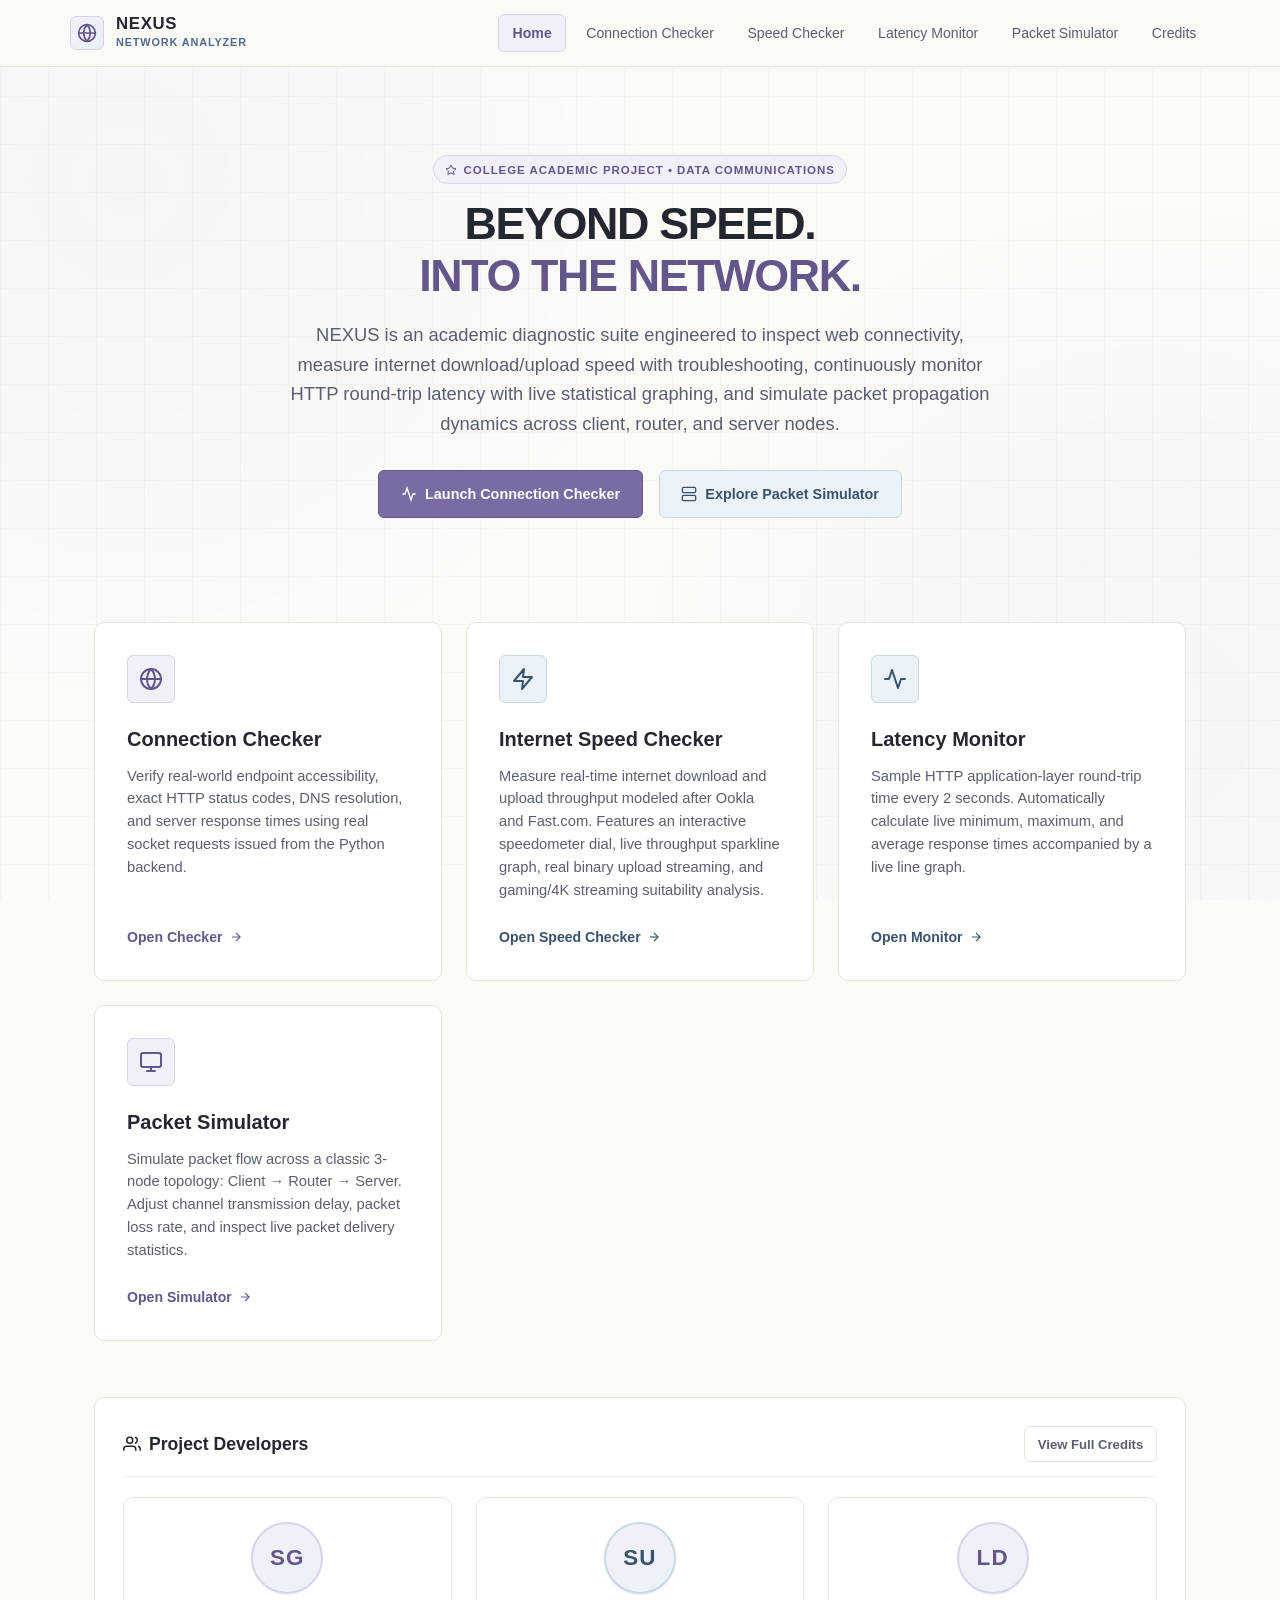
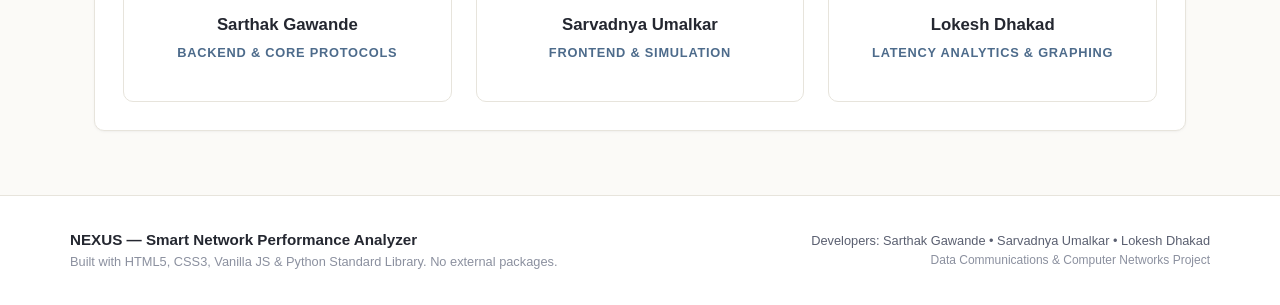
<file: index.html>
<!DOCTYPE html>
<html lang="en">
<head>
  <meta charset="UTF-8">
  <meta name="viewport" content="width=device-width, initial-scale=1.0">
  <title>NEXUS — Smart Network Performance Analyzer</title>
  <link rel="stylesheet" href="style.css">
</head>
<body>

  <!-- Navigation -->
  <nav class="navbar">
    <div class="nav-container">
      <a href="index.html" class="brand-link">
        <div class="brand-icon">
          <svg width="20" height="20" viewBox="0 0 24 24" fill="none" stroke="currentColor" stroke-width="2" stroke-linecap="round" stroke-linejoin="round">
            <circle cx="12" cy="12" r="10"></circle>
            <line x1="2" y1="12" x2="22" y2="12"></line>
            <path d="M12 2a15.3 15.3 0 0 1 4 10 15.3 15.3 0 0 1-4 10 15.3 15.3 0 0 1-4-10 15.3 15.3 0 0 1 4-10z"></path>
          </svg>
        </div>
        <div class="brand-text">
          <span class="brand-name">NEXUS</span>
          <span class="brand-tag">Network Analyzer</span>
        </div>
      </a>
      <ul class="nav-menu">
        <li class="nav-item"><a href="index.html" class="active">Home</a></li>
        <li class="nav-item"><a href="checker.html">Connection Checker</a></li>
        <li class="nav-item"><a href="speedtest.html">Speed Checker</a></li>
        <li class="nav-item"><a href="monitor.html">Latency Monitor</a></li>
        <li class="nav-item"><a href="simulator.html">Packet Simulator</a></li>
        <li class="nav-item"><a href="credits.html">Credits</a></li>
      </ul>
    </div>
  </nav>

  <!-- Main Content -->
  <main class="main-content">
    
    <!-- Hero Section -->
    <section class="hero-section">
      <div class="badge-tag lavender">
        <svg width="12" height="12" viewBox="0 0 24 24" fill="none" stroke="currentColor" stroke-width="2">
          <polygon points="12 2 15.09 8.26 22 9.27 17 14.14 18.18 21.02 12 17.77 5.82 21.02 7 14.14 2 9.27 8.91 8.26 12 2"></polygon>
        </svg>
        College Academic Project • Data Communications
      </div>
      
      <h1 class="hero-heading">
        BEYOND SPEED.<br><span>INTO THE NETWORK.</span>
      </h1>
      
      <p class="hero-lead">
        NEXUS is an academic diagnostic suite engineered to inspect web connectivity, measure internet download/upload speed with troubleshooting, continuously monitor HTTP round-trip latency with live statistical graphing, and simulate packet propagation dynamics across client, router, and server nodes.
      </p>

      <div class="hero-cta">
        <a href="checker.html" class="btn btn-primary">
          <svg width="16" height="16" viewBox="0 0 24 24" fill="none" stroke="currentColor" stroke-width="2">
            <polyline points="22 12 18 12 15 21 9 3 6 12 2 12"></polyline>
          </svg>
          Launch Connection Checker
        </a>
        <a href="simulator.html" class="btn btn-secondary">
          <svg width="16" height="16" viewBox="0 0 24 24" fill="none" stroke="currentColor" stroke-width="2">
            <rect x="2" y="2" width="20" height="8" rx="2" ry="2"></rect>
            <rect x="2" y="14" width="20" height="8" rx="2" ry="2"></rect>
            <line x1="6" y1="6" x2="6.01" y2="6"></line>
            <line x1="6" y1="18" x2="6.01" y2="18"></line>
          </svg>
          Explore Packet Simulator
        </a>
      </div>
    </section>

    <!-- Feature Previews -->
    <section>
      <div class="features-grid">
        
        <!-- Feature 1 -->
        <div class="feature-card">
          <div class="feature-icon-badge">
            <svg width="24" height="24" viewBox="0 0 24 24" fill="none" stroke="currentColor" stroke-width="2" stroke-linecap="round" stroke-linejoin="round">
              <circle cx="12" cy="12" r="10"></circle>
              <line x1="2" y1="12" x2="22" y2="12"></line>
              <path d="M12 2a15.3 15.3 0 0 1 4 10 15.3 15.3 0 0 1-4 10 15.3 15.3 0 0 1-4-10 15.3 15.3 0 0 1 4-10z"></path>
            </svg>
          </div>
          <h2 class="feature-title">Connection Checker</h2>
          <p class="feature-desc">
            Verify real-world endpoint accessibility, exact HTTP status codes, DNS resolution, and server response times using real socket requests issued from the Python backend.
          </p>
          <a href="checker.html" class="feature-link">
            Open Checker
            <svg width="14" height="14" viewBox="0 0 24 24" fill="none" stroke="currentColor" stroke-width="2">
              <line x1="5" y1="12" x2="19" y2="12"></line>
              <polyline points="12 5 19 12 12 19"></polyline>
            </svg>
          </a>
        </div>

        <!-- Feature 2: Internet Speed Checker -->
        <div class="feature-card alt">
          <div class="feature-icon-badge">
            <svg width="24" height="24" viewBox="0 0 24 24" fill="none" stroke="currentColor" stroke-width="2" stroke-linecap="round" stroke-linejoin="round">
              <path d="M13 2L3 14h9l-1 8 10-12h-9l1-8z"></path>
            </svg>
          </div>
          <h2 class="feature-title">Internet Speed Checker</h2>
          <p class="feature-desc">
            Measure real-time internet download and upload throughput modeled after Ookla and Fast.com. Features an interactive speedometer dial, live throughput sparkline graph, real binary upload streaming, and gaming/4K streaming suitability analysis.
          </p>
          <a href="speedtest.html" class="feature-link">
            Open Speed Checker
            <svg width="14" height="14" viewBox="0 0 24 24" fill="none" stroke="currentColor" stroke-width="2">
              <line x1="5" y1="12" x2="19" y2="12"></line>
              <polyline points="12 5 19 12 12 19"></polyline>
            </svg>
          </a>
        </div>

        <!-- Feature 3: Latency Monitor -->
        <div class="feature-card alt">
          <div class="feature-icon-badge">
            <svg width="24" height="24" viewBox="0 0 24 24" fill="none" stroke="currentColor" stroke-width="2" stroke-linecap="round" stroke-linejoin="round">
              <polyline points="22 12 18 12 15 21 9 3 6 12 2 12"></polyline>
            </svg>
          </div>
          <h2 class="feature-title">Latency Monitor</h2>
          <p class="feature-desc">
            Sample HTTP application-layer round-trip time every 2 seconds. Automatically calculate live minimum, maximum, and average response times accompanied by a live line graph.
          </p>
          <a href="monitor.html" class="feature-link">
            Open Monitor
            <svg width="14" height="14" viewBox="0 0 24 24" fill="none" stroke="currentColor" stroke-width="2">
              <line x1="5" y1="12" x2="19" y2="12"></line>
              <polyline points="12 5 19 12 12 19"></polyline>
            </svg>
          </a>
        </div>

        <!-- Feature 4: Packet Simulator -->
        <div class="feature-card">
          <div class="feature-icon-badge">
            <svg width="24" height="24" viewBox="0 0 24 24" fill="none" stroke="currentColor" stroke-width="2" stroke-linecap="round" stroke-linejoin="round">
              <rect x="2" y="3" width="20" height="14" rx="2" ry="2"></rect>
              <line x1="8" y1="21" x2="16" y2="21"></line>
              <line x1="12" y1="17" x2="12" y2="21"></line>
            </svg>
          </div>
          <h2 class="feature-title">Packet Simulator</h2>
          <p class="feature-desc">
            Simulate packet flow across a classic 3-node topology: Client → Router → Server. Adjust channel transmission delay, packet loss rate, and inspect live packet delivery statistics.
          </p>
          <a href="simulator.html" class="feature-link">
            Open Simulator
            <svg width="14" height="14" viewBox="0 0 24 24" fill="none" stroke="currentColor" stroke-width="2">
              <line x1="5" y1="12" x2="19" y2="12"></line>
              <polyline points="12 5 19 12 12 19"></polyline>
            </svg>
          </a>
        </div>

      </div>
    </section>

    <!-- Developer Credits Preview -->
    <section style="margin-top: 3.5rem;">
      <div class="card">
        <div class="card-header">
          <div class="card-title">
            <svg width="18" height="18" viewBox="0 0 24 24" fill="none" stroke="currentColor" stroke-width="2">
              <path d="M17 21v-2a4 4 0 0 0-4-4H5a4 4 0 0 0-4 4v2"></path>
              <circle cx="9" cy="7" r="4"></circle>
              <path d="M23 21v-2a4 4 0 0 0-3-3.87"></path>
              <path d="M16 3.13a4 4 0 0 1 0 7.75"></path>
            </svg>
            Project Developers
          </div>
          <a href="credits.html" class="btn btn-sm btn-outline">View Full Credits</a>
        </div>
        
        <div class="devs-grid" style="margin-top: 1rem;">
          <div class="dev-card" style="padding: 1.5rem 1rem;">
            <div class="dev-avatar">SG</div>
            <div class="dev-name" style="font-size: 1.05rem;">Sarthak Gawande</div>
            <div class="dev-role">Backend & Core Protocols</div>
          </div>
          
          <div class="dev-card" style="padding: 1.5rem 1rem;">
            <div class="dev-avatar blue">SU</div>
            <div class="dev-name" style="font-size: 1.05rem;">Sarvadnya Umalkar</div>
            <div class="dev-role">Frontend & Simulation</div>
          </div>
          
          <div class="dev-card" style="padding: 1.5rem 1rem;">
            <div class="dev-avatar">LD</div>
            <div class="dev-name" style="font-size: 1.05rem;">Lokesh Dhakad</div>
            <div class="dev-role">Latency Analytics & Graphing</div>
          </div>
        </div>
      </div>
    </section>

  </main>

  <!-- Footer -->
  <footer class="footer">
    <div class="footer-container">
      <div class="footer-left">
        <span class="footer-brand">NEXUS — Smart Network Performance Analyzer</span>
        <span class="footer-copy">Built with HTML5, CSS3, Vanilla JS & Python Standard Library. No external packages.</span>
      </div>
      <div class="footer-right">
        <div>Developers: Sarthak Gawande • Sarvadnya Umalkar • Lokesh Dhakad</div>
        <div style="color: var(--text-muted); font-size: 0.75rem;">Data Communications & Computer Networks Project</div>
      </div>
    </div>
  </footer>

</body>
</html>
</file>
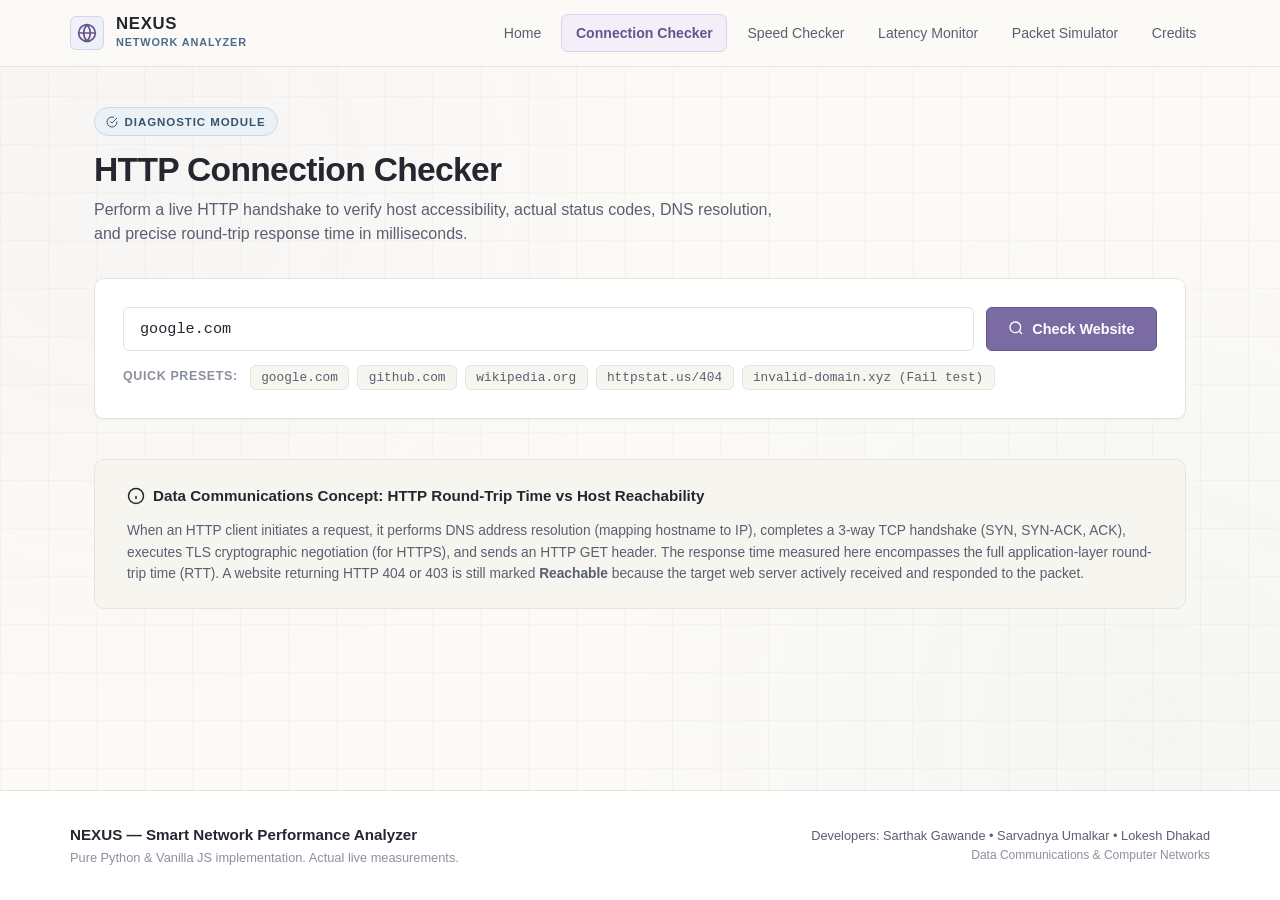
<file: checker.html>
<!DOCTYPE html>
<html lang="en">
<head>
  <meta charset="UTF-8">
  <meta name="viewport" content="width=device-width, initial-scale=1.0">
  <title>Connection Checker — NEXUS</title>
  <link rel="stylesheet" href="style.css">
</head>
<body>

  <!-- Navigation -->
  <nav class="navbar">
    <div class="nav-container">
      <a href="index.html" class="brand-link">
        <div class="brand-icon">
          <svg width="20" height="20" viewBox="0 0 24 24" fill="none" stroke="currentColor" stroke-width="2" stroke-linecap="round" stroke-linejoin="round">
            <circle cx="12" cy="12" r="10"></circle>
            <line x1="2" y1="12" x2="22" y2="12"></line>
            <path d="M12 2a15.3 15.3 0 0 1 4 10 15.3 15.3 0 0 1-4 10 15.3 15.3 0 0 1-4-10 15.3 15.3 0 0 1 4-10z"></path>
          </svg>
        </div>
        <div class="brand-text">
          <span class="brand-name">NEXUS</span>
          <span class="brand-tag">Network Analyzer</span>
        </div>
      </a>
      <ul class="nav-menu">
        <li class="nav-item"><a href="index.html">Home</a></li>
        <li class="nav-item"><a href="checker.html" class="active">Connection Checker</a></li>
        <li class="nav-item"><a href="speedtest.html">Speed Checker</a></li>
        <li class="nav-item"><a href="monitor.html">Latency Monitor</a></li>
        <li class="nav-item"><a href="simulator.html">Packet Simulator</a></li>
        <li class="nav-item"><a href="credits.html">Credits</a></li>
      </ul>
    </div>
  </nav>

  <!-- Main Content -->
  <main class="main-content">
    <div class="page-header">
      <div class="badge-tag">
        <svg width="12" height="12" viewBox="0 0 24 24" fill="none" stroke="currentColor" stroke-width="2">
          <path d="M22 11.08V12a10 10 0 1 1-5.93-9.14"></path>
          <polyline points="22 4 12 14.01 9 11.01"></polyline>
        </svg>
        Diagnostic Module
      </div>
      <h1 class="page-title">HTTP Connection Checker</h1>
      <p class="page-subtitle">
        Perform a live HTTP handshake to verify host accessibility, actual status codes, DNS resolution, and precise round-trip response time in milliseconds.
      </p>
    </div>

    <!-- URL Input Card -->
    <div class="card">
      <form id="checkerForm" onsubmit="handleCheck(event)">
        <div class="input-group">
          <input 
            type="text" 
            id="urlInput" 
            class="input-field" 
            placeholder="Enter website URL (e.g. google.com, https://github.com)" 
            value="google.com" 
            required 
            autocomplete="off"
            spellcheck="false"
          >
          <button type="submit" id="checkBtn" class="btn btn-primary">
            <span id="btnIcon">
              <svg width="16" height="16" viewBox="0 0 24 24" fill="none" stroke="currentColor" stroke-width="2">
                <circle cx="11" cy="11" r="8"></circle>
                <line x1="21" y1="21" x2="16.65" y2="16.65"></line>
              </svg>
            </span>
            <span id="btnText">Check Website</span>
          </button>
        </div>
      </form>

      <!-- Preset Quick Tests -->
      <div class="presets-container">
        <span class="presets-label">Quick Presets:</span>
        <button type="button" class="preset-chip" onclick="setPreset('google.com')">google.com</button>
        <button type="button" class="preset-chip" onclick="setPreset('github.com')">github.com</button>
        <button type="button" class="preset-chip" onclick="setPreset('wikipedia.org')">wikipedia.org</button>
        <button type="button" class="preset-chip" onclick="setPreset('httpstat.us/404')">httpstat.us/404</button>
        <button type="button" class="preset-chip" onclick="setPreset('invalid-domain-nexus-test.xyz')">invalid-domain.xyz (Fail test)</button>
      </div>
    </div>

    <!-- Results Container (Initially hidden or shows empty state) -->
    <div id="resultsArea" style="margin-top: 1.5rem; display: none;">
      
      <!-- Primary Status Card -->
      <div class="card" id="statusCard">
        <div class="card-header">
          <div class="card-title">
            <span id="statusIndicator"></span>
            <span id="resultUrl" style="font-family: var(--font-mono); font-size: 0.95rem;"></span>
          </div>
          <span id="statusBadge" class="status-pill"></span>
        </div>

        <!-- Metrics Grid -->
        <div class="metrics-grid">
          
          <div class="stat-card">
            <div class="stat-label">Reachability</div>
            <div class="stat-value" id="valReachable" style="font-size: 1.35rem;">—</div>
            <div class="stat-sub" id="subReachable">Socket connection test</div>
          </div>

          <div class="stat-card">
            <div class="stat-label">HTTP Status Code</div>
            <div class="stat-value" id="valStatusCode">—</div>
            <div class="stat-sub" id="subStatusText">Response status</div>
          </div>

          <div class="stat-card">
            <div class="stat-label">HTTP Response Time</div>
            <div class="stat-value">
              <span id="valResponseTime">—</span>
              <span class="stat-unit">ms</span>
            </div>
            <div class="stat-sub" id="subLatencyRating">Application round-trip</div>
          </div>

          <div class="stat-card">
            <div class="stat-label">Resolved IP Address</div>
            <div class="stat-value" id="valIpAddress" style="font-size: 1.05rem;">—</div>
            <div class="stat-sub">DNS A-Record lookup</div>
          </div>

        </div>

        <!-- Detailed Breakdown Table -->
        <div class="table-container" style="margin-top: 1rem;">
          <table class="data-table">
            <thead>
              <tr>
                <th>Diagnostic Parameter</th>
                <th>Measured Value</th>
                <th>Description</th>
              </tr>
            </thead>
            <tbody>
              <tr>
                <td>Target Hostname</td>
                <td id="detailHostname">—</td>
                <td>Domain parsed from target URI</td>
              </tr>
              <tr>
                <td>HTTP Server Header</td>
                <td id="detailServer">—</td>
                <td>Web server software reported in response</td>
              </tr>
              <tr>
                <td>Content-Type</td>
                <td id="detailContentType">—</td>
                <td>MIME type of returned entity payload</td>
              </tr>
              <tr>
                <td>Measurement Timestamp</td>
                <td id="detailTimestamp">—</td>
                <td>Local system clock time at request completion</td>
              </tr>
              <tr id="errorRow" style="display: none;">
                <td style="color: var(--error);">Error Details</td>
                <td id="detailError" colspan="2" style="color: var(--error);">—</td>
              </tr>
            </tbody>
          </table>
        </div>

      </div>

    </div>

    <!-- Educational Context Box -->
    <div class="academic-box">
      <div class="academic-title">
        <svg width="18" height="18" viewBox="0 0 24 24" fill="none" stroke="currentColor" stroke-width="2">
          <circle cx="12" cy="12" r="10"></circle>
          <line x1="12" y1="16" x2="12" y2="12"></line>
          <line x1="12" y1="8" x2="12.01" y2="8"></line>
        </svg>
        Data Communications Concept: HTTP Round-Trip Time vs Host Reachability
      </div>
      <div class="academic-desc">
        When an HTTP client initiates a request, it performs DNS address resolution (mapping hostname to IP), completes a 3-way TCP handshake (SYN, SYN-ACK, ACK), executes TLS cryptographic negotiation (for HTTPS), and sends an HTTP GET header. The response time measured here encompasses the full application-layer round-trip time (RTT). A website returning HTTP 404 or 403 is still marked <strong>Reachable</strong> because the target web server actively received and responded to the packet.
      </div>
    </div>

  </main>

  <!-- Footer -->
  <footer class="footer">
    <div class="footer-container">
      <div class="footer-left">
        <span class="footer-brand">NEXUS — Smart Network Performance Analyzer</span>
        <span class="footer-copy">Pure Python & Vanilla JS implementation. Actual live measurements.</span>
      </div>
      <div class="footer-right">
        <div>Developers: Sarthak Gawande • Sarvadnya Umalkar • Lokesh Dhakad</div>
        <div style="color: var(--text-muted); font-size: 0.75rem;">Data Communications & Computer Networks</div>
      </div>
    </div>
  </footer>

  <!-- Script -->
  <script>
    function setPreset(url) {
      document.getElementById('urlInput').value = url;
      handleCheck();
    }

    async function handleCheck(e) {
      if (e) e.preventDefault();

      const urlInput = document.getElementById('urlInput');
      const checkBtn = document.getElementById('checkBtn');
      const btnText = document.getElementById('btnText');
      const btnIcon = document.getElementById('btnIcon');
      const resultsArea = document.getElementById('resultsArea');

      let url = urlInput.value.trim();
      if (!url) return;

      // Disable button and show spinner
      checkBtn.disabled = true;
      btnText.textContent = "Querying Host...";
      btnIcon.innerHTML = `
        <svg class="animate-pulse" width="16" height="16" viewBox="0 0 24 24" fill="none" stroke="currentColor" stroke-width="2">
          <circle cx="12" cy="12" r="10"></circle>
          <polyline points="12 6 12 12 16 14"></polyline>
        </svg>
      `;

      try {
        const response = await fetch(`/api/check?url=${encodeURIComponent(url)}`);
        const data = await response.json();

        // Render Results
        resultsArea.style.display = 'block';
        document.getElementById('resultUrl').textContent = data.url;

        const statusBadge = document.getElementById('statusBadge');
        const valReachable = document.getElementById('valReachable');
        const subReachable = document.getElementById('subReachable');
        const valStatusCode = document.getElementById('valStatusCode');
        const subStatusText = document.getElementById('subStatusText');
        const valResponseTime = document.getElementById('valResponseTime');
        const subLatencyRating = document.getElementById('subLatencyRating');
        const valIpAddress = document.getElementById('valIpAddress');
        const detailHostname = document.getElementById('detailHostname');
        const detailServer = document.getElementById('detailServer');
        const detailContentType = document.getElementById('detailContentType');
        const detailTimestamp = document.getElementById('detailTimestamp');
        const errorRow = document.getElementById('errorRow');
        const detailError = document.getElementById('detailError');

        if (data.reachable) {
          statusBadge.className = 'status-pill success';
          statusBadge.innerHTML = '<span class="status-dot"></span> REACHABLE';
          valReachable.textContent = 'Reachable';
          valReachable.style.color = 'var(--success)';
          subReachable.textContent = 'Server accepted connection';

          valStatusCode.textContent = data.status_code;
          valStatusCode.style.color = data.status_code < 400 ? 'var(--success)' : 'var(--warning)';
          subStatusText.textContent = data.status_text || 'HTTP OK';

          valResponseTime.textContent = data.response_time_ms.toFixed(1);
          if (data.response_time_ms < 200) {
            subLatencyRating.textContent = 'Optimal latency (< 200ms)';
          } else if (data.response_time_ms < 600) {
            subLatencyRating.textContent = 'Moderate latency';
          } else {
            subLatencyRating.textContent = 'High latency (> 600ms)';
          }

          errorRow.style.display = 'none';
        } else {
          statusBadge.className = 'status-pill error';
          statusBadge.innerHTML = '<span class="status-dot"></span> UNREACHABLE';
          valReachable.textContent = 'Unreachable';
          valReachable.style.color = 'var(--error)';
          subReachable.textContent = 'Target host could not be reached';

          valStatusCode.textContent = '000';
          valStatusCode.style.color = 'var(--error)';
          subStatusText.textContent = 'Connection Failed';

          valResponseTime.textContent = data.response_time_ms.toFixed(1);
          subLatencyRating.textContent = 'Request timed out or dropped';

          errorRow.style.display = 'table-row';
          detailError.textContent = data.error || 'Host refused connection or domain resolution failed';
        }

        valIpAddress.textContent = data.ip_address || 'Unknown';
        detailHostname.textContent = data.hostname || '—';
        detailServer.textContent = (data.headers && data.headers.server) || 'Not Disclosed';
        detailContentType.textContent = (data.headers && data.headers.content_type) || 'N/A';
        detailTimestamp.textContent = data.timestamp || new Date().toLocaleTimeString();

      } catch (err) {
        alert("Network communication error with local NEXUS backend: " + err.message);
      } finally {
        checkBtn.disabled = false;
        btnText.textContent = "Check Website";
        btnIcon.innerHTML = `
          <svg width="16" height="16" viewBox="0 0 24 24" fill="none" stroke="currentColor" stroke-width="2">
            <circle cx="11" cy="11" r="8"></circle>
            <line x1="21" y1="21" x2="16.65" y2="16.65"></line>
          </svg>
        `;
      }
    }
  </script>
</body>
</html>
</file>
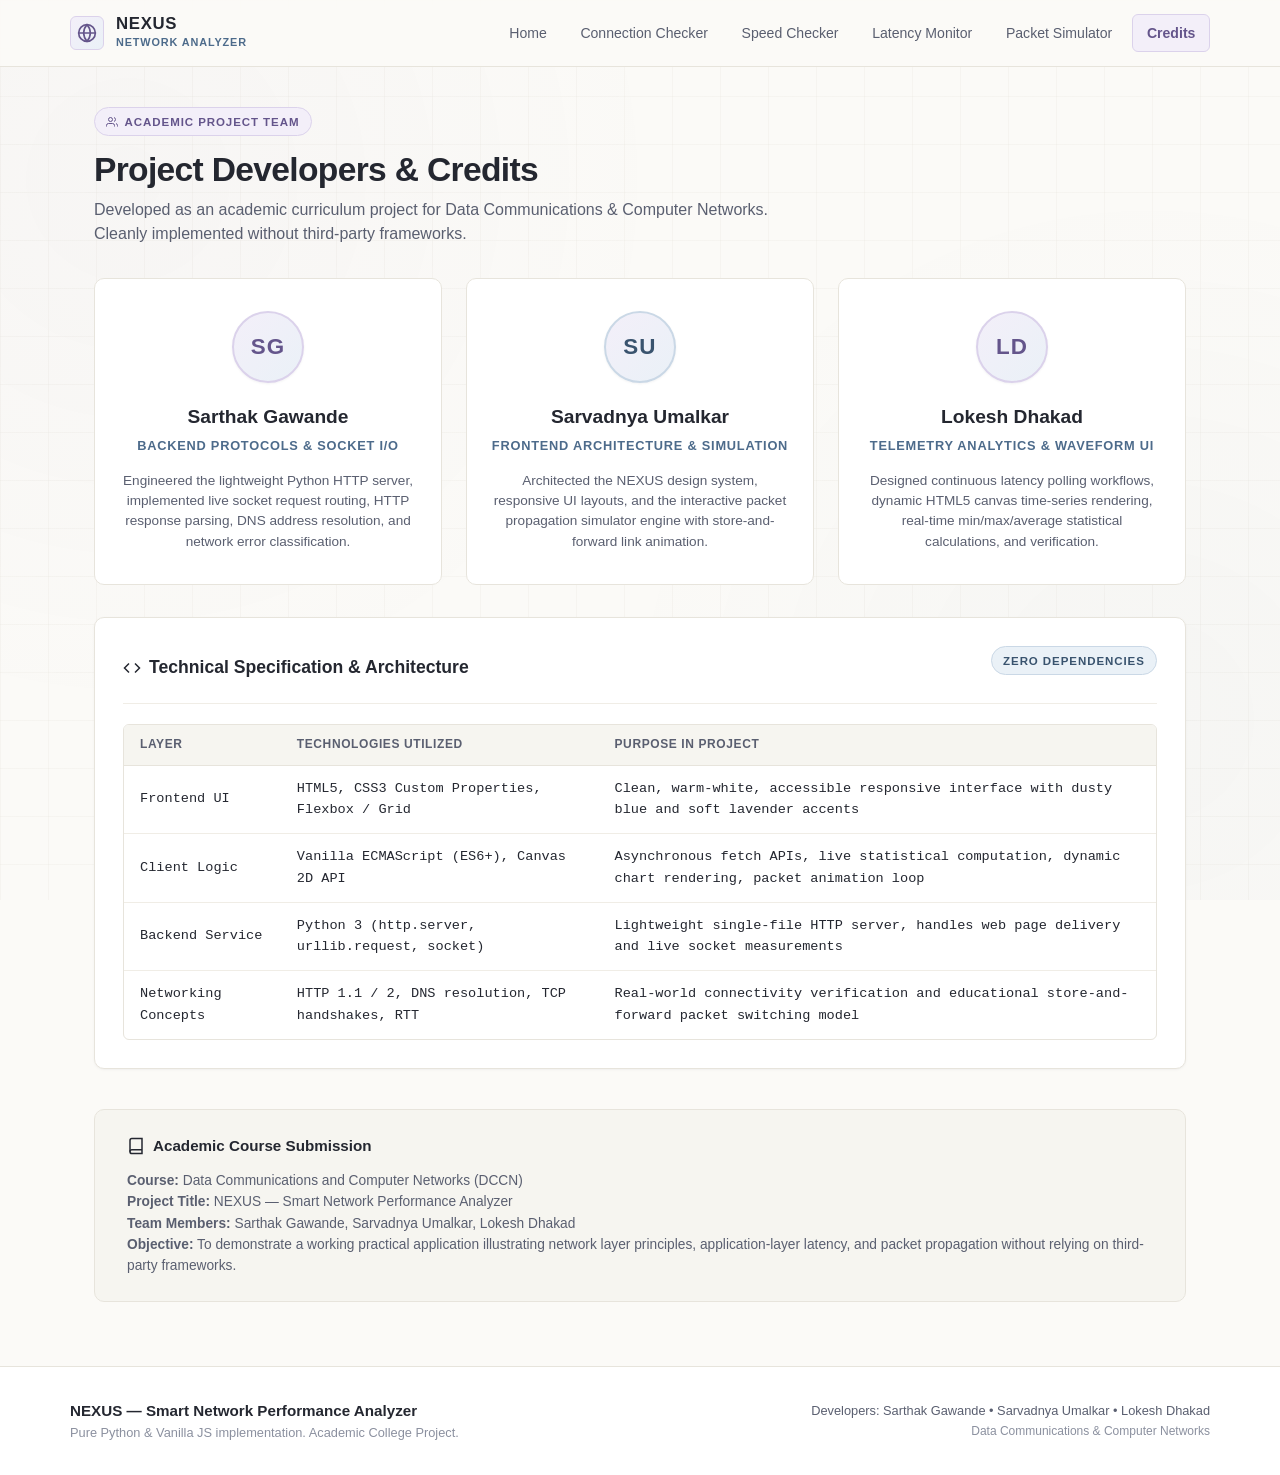
<file: credits.html>
<!DOCTYPE html>
<html lang="en">
<head>
  <meta charset="UTF-8">
  <meta name="viewport" content="width=device-width, initial-scale=1.0">
  <title>Credits & Developers — NEXUS</title>
  <link rel="stylesheet" href="style.css">
</head>
<body>

  <!-- Navigation -->
  <nav class="navbar">
    <div class="nav-container">
      <a href="index.html" class="brand-link">
        <div class="brand-icon">
          <svg width="20" height="20" viewBox="0 0 24 24" fill="none" stroke="currentColor" stroke-width="2" stroke-linecap="round" stroke-linejoin="round">
            <circle cx="12" cy="12" r="10"></circle>
            <line x1="2" y1="12" x2="22" y2="12"></line>
            <path d="M12 2a15.3 15.3 0 0 1 4 10 15.3 15.3 0 0 1-4 10 15.3 15.3 0 0 1-4-10 15.3 15.3 0 0 1 4-10z"></path>
          </svg>
        </div>
        <div class="brand-text">
          <span class="brand-name">NEXUS</span>
          <span class="brand-tag">Network Analyzer</span>
        </div>
      </a>
      <ul class="nav-menu">
        <li class="nav-item"><a href="index.html">Home</a></li>
        <li class="nav-item"><a href="checker.html">Connection Checker</a></li>
        <li class="nav-item"><a href="speedtest.html">Speed Checker</a></li>
        <li class="nav-item"><a href="monitor.html">Latency Monitor</a></li>
        <li class="nav-item"><a href="simulator.html">Packet Simulator</a></li>
        <li class="nav-item"><a href="credits.html" class="active">Credits</a></li>
      </ul>
    </div>
  </nav>

  <!-- Main Content -->
  <main class="main-content">
    <div class="page-header">
      <div class="badge-tag lavender">
        <svg width="12" height="12" viewBox="0 0 24 24" fill="none" stroke="currentColor" stroke-width="2">
          <path d="M17 21v-2a4 4 0 0 0-4-4H5a4 4 0 0 0-4 4v2"></path>
          <circle cx="9" cy="7" r="4"></circle>
          <path d="M23 21v-2a4 4 0 0 0-3-3.87"></path>
          <path d="M16 3.13a4 4 0 0 1 0 7.75"></path>
        </svg>
        Academic Project Team
      </div>
      <h1 class="page-title">Project Developers & Credits</h1>
      <p class="page-subtitle">
        Developed as an academic curriculum project for Data Communications & Computer Networks. Cleanly implemented without third-party frameworks.
      </p>
    </div>

    <!-- Developer Profiles Grid (Clean Initials Design) -->
    <div class="devs-grid">
      
      <!-- Developer 1: Sarthak Gawande -->
      <div class="dev-card">
        <div class="dev-avatar">SG</div>
        <div class="dev-name">Sarthak Gawande</div>
        <div class="dev-role">Backend Protocols & Socket I/O</div>
        <div class="dev-bio">
          Engineered the lightweight Python HTTP server, implemented live socket request routing, HTTP response parsing, DNS address resolution, and network error classification.
        </div>
      </div>

      <!-- Developer 2: Sarvadnya Umalkar -->
      <div class="dev-card">
        <div class="dev-avatar blue">SU</div>
        <div class="dev-name">Sarvadnya Umalkar</div>
        <div class="dev-role">Frontend Architecture & Simulation</div>
        <div class="dev-bio">
          Architected the NEXUS design system, responsive UI layouts, and the interactive packet propagation simulator engine with store-and-forward link animation.
        </div>
      </div>

      <!-- Developer 3: Lokesh Dhakad -->
      <div class="dev-card">
        <div class="dev-avatar">LD</div>
        <div class="dev-name">Lokesh Dhakad</div>
        <div class="dev-role">Telemetry Analytics & Waveform UI</div>
        <div class="dev-bio">
          Designed continuous latency polling workflows, dynamic HTML5 canvas time-series rendering, real-time min/max/average statistical calculations, and verification.
        </div>
      </div>

    </div>

    <!-- Project Specifications & Architecture -->
    <div class="card" style="margin-top: 2rem;">
      <div class="card-header">
        <div class="card-title">
          <svg width="18" height="18" viewBox="0 0 24 24" fill="none" stroke="currentColor" stroke-width="2">
            <polyline points="16 18 22 12 16 6"></polyline>
            <polyline points="8 6 2 12 8 18"></polyline>
          </svg>
          Technical Specification & Architecture
        </div>
        <span class="badge-tag">Zero Dependencies</span>
      </div>

      <div class="table-container">
        <table class="data-table">
          <thead>
            <tr>
              <th>Layer</th>
              <th>Technologies Utilized</th>
              <th>Purpose in Project</th>
            </tr>
          </thead>
          <tbody>
            <tr>
              <td>Frontend UI</td>
              <td>HTML5, CSS3 Custom Properties, Flexbox / Grid</td>
              <td>Clean, warm-white, accessible responsive interface with dusty blue and soft lavender accents</td>
            </tr>
            <tr>
              <td>Client Logic</td>
              <td>Vanilla ECMAScript (ES6+), Canvas 2D API</td>
              <td>Asynchronous fetch APIs, live statistical computation, dynamic chart rendering, packet animation loop</td>
            </tr>
            <tr>
              <td>Backend Service</td>
              <td>Python 3 (http.server, urllib.request, socket)</td>
              <td>Lightweight single-file HTTP server, handles web page delivery and live socket measurements</td>
            </tr>
            <tr>
              <td>Networking Concepts</td>
              <td>HTTP 1.1 / 2, DNS resolution, TCP handshakes, RTT</td>
              <td>Real-world connectivity verification and educational store-and-forward packet switching model</td>
            </tr>
          </tbody>
        </table>
      </div>
    </div>

    <!-- Course Information Box -->
    <div class="academic-box">
      <div class="academic-title">
        <svg width="18" height="18" viewBox="0 0 24 24" fill="none" stroke="currentColor" stroke-width="2">
          <path d="M4 19.5A2.5 2.5 0 0 1 6.5 17H20"></path>
          <path d="M6.5 2H20v20H6.5A2.5 2.5 0 0 1 4 19.5v-15A2.5 2.5 0 0 1 6.5 2z"></path>
        </svg>
        Academic Course Submission
      </div>
      <div class="academic-desc">
        <strong>Course:</strong> Data Communications and Computer Networks (DCCN)<br>
        <strong>Project Title:</strong> NEXUS — Smart Network Performance Analyzer<br>
        <strong>Team Members:</strong> Sarthak Gawande, Sarvadnya Umalkar, Lokesh Dhakad<br>
        <strong>Objective:</strong> To demonstrate a working practical application illustrating network layer principles, application-layer latency, and packet propagation without relying on third-party frameworks.
      </div>
    </div>

  </main>

  <!-- Footer -->
  <footer class="footer">
    <div class="footer-container">
      <div class="footer-left">
        <span class="footer-brand">NEXUS — Smart Network Performance Analyzer</span>
        <span class="footer-copy">Pure Python & Vanilla JS implementation. Academic College Project.</span>
      </div>
      <div class="footer-right">
        <div>Developers: Sarthak Gawande • Sarvadnya Umalkar • Lokesh Dhakad</div>
        <div style="color: var(--text-muted); font-size: 0.75rem;">Data Communications & Computer Networks</div>
      </div>
    </div>
  </footer>

</body>
</html>
</file>
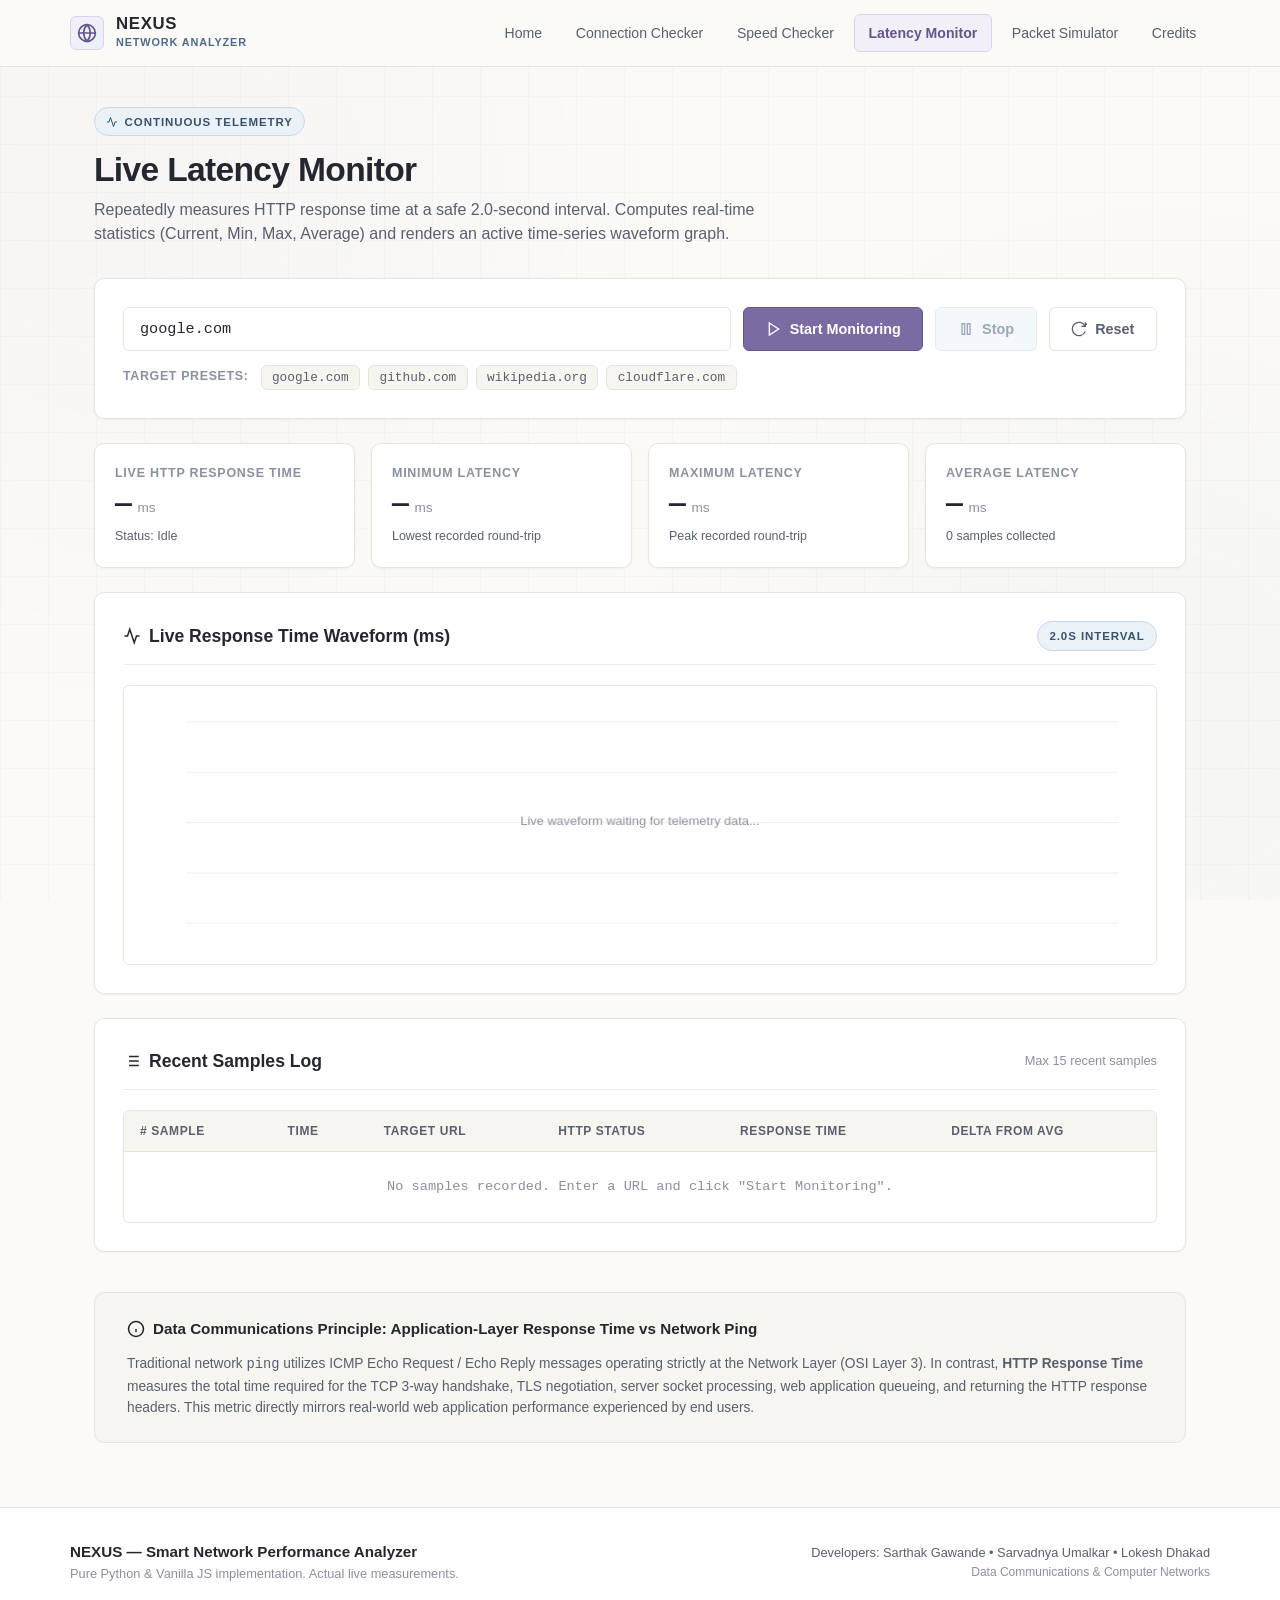
<file: monitor.html>
<!DOCTYPE html>
<html lang="en">
<head>
  <meta charset="UTF-8">
  <meta name="viewport" content="width=device-width, initial-scale=1.0">
  <title>Latency Monitor — NEXUS</title>
  <link rel="stylesheet" href="style.css">
</head>
<body>

  <!-- Navigation -->
  <nav class="navbar">
    <div class="nav-container">
      <a href="index.html" class="brand-link">
        <div class="brand-icon">
          <svg width="20" height="20" viewBox="0 0 24 24" fill="none" stroke="currentColor" stroke-width="2" stroke-linecap="round" stroke-linejoin="round">
            <circle cx="12" cy="12" r="10"></circle>
            <line x1="2" y1="12" x2="22" y2="12"></line>
            <path d="M12 2a15.3 15.3 0 0 1 4 10 15.3 15.3 0 0 1-4 10 15.3 15.3 0 0 1-4-10 15.3 15.3 0 0 1 4-10z"></path>
          </svg>
        </div>
        <div class="brand-text">
          <span class="brand-name">NEXUS</span>
          <span class="brand-tag">Network Analyzer</span>
        </div>
      </a>
      <ul class="nav-menu">
        <li class="nav-item"><a href="index.html">Home</a></li>
        <li class="nav-item"><a href="checker.html">Connection Checker</a></li>
        <li class="nav-item"><a href="speedtest.html">Speed Checker</a></li>
        <li class="nav-item"><a href="monitor.html" class="active">Latency Monitor</a></li>
        <li class="nav-item"><a href="simulator.html">Packet Simulator</a></li>
        <li class="nav-item"><a href="credits.html">Credits</a></li>
      </ul>
    </div>
  </nav>

  <!-- Main Content -->
  <main class="main-content">
    <div class="page-header">
      <div class="badge-tag">
        <svg width="12" height="12" viewBox="0 0 24 24" fill="none" stroke="currentColor" stroke-width="2">
          <polyline points="22 12 18 12 15 21 9 3 6 12 2 12"></polyline>
        </svg>
        Continuous Telemetry
      </div>
      <h1 class="page-title">Live Latency Monitor</h1>
      <p class="page-subtitle">
        Repeatedly measures HTTP response time at a safe 2.0-second interval. Computes real-time statistics (Current, Min, Max, Average) and renders an active time-series waveform graph.
      </p>
    </div>

    <!-- Control & Target Card -->
    <div class="card">
      <div class="input-group">
        <input 
          type="text" 
          id="monitorUrl" 
          class="input-field" 
          placeholder="Enter website URL (e.g. google.com, github.com)" 
          value="google.com" 
          autocomplete="off"
          spellcheck="false"
        >
        <button type="button" id="startBtn" class="btn btn-primary" onclick="startMonitoring()">
          <svg width="16" height="16" viewBox="0 0 24 24" fill="none" stroke="currentColor" stroke-width="2">
            <polygon points="5 3 19 12 5 21 5 3"></polygon>
          </svg>
          Start Monitoring
        </button>
        <button type="button" id="stopBtn" class="btn btn-secondary" onclick="stopMonitoring()" disabled>
          <svg width="16" height="16" viewBox="0 0 24 24" fill="none" stroke="currentColor" stroke-width="2">
            <rect x="6" y="4" width="4" height="16"></rect>
            <rect x="14" y="4" width="4" height="16"></rect>
          </svg>
          Stop
        </button>
        <button type="button" id="resetBtn" class="btn btn-outline" onclick="resetMonitoring()">
          <svg width="16" height="16" viewBox="0 0 24 24" fill="none" stroke="currentColor" stroke-width="2">
            <path d="M21.5 2v6h-6M21.34 15.57a10 10 0 1 1-.57-8.38l5.67-5.67"></path>
          </svg>
          Reset
        </button>
      </div>

      <!-- Presets -->
      <div class="presets-container">
        <span class="presets-label">Target Presets:</span>
        <button type="button" class="preset-chip" onclick="setMonitorPreset('google.com')">google.com</button>
        <button type="button" class="preset-chip" onclick="setMonitorPreset('github.com')">github.com</button>
        <button type="button" class="preset-chip" onclick="setMonitorPreset('wikipedia.org')">wikipedia.org</button>
        <button type="button" class="preset-chip" onclick="setMonitorPreset('cloudflare.com')">cloudflare.com</button>
      </div>
    </div>

    <!-- Live Statistics Display -->
    <div class="metrics-grid">
      <div class="stat-card">
        <div class="stat-label">Live HTTP Response Time</div>
        <div class="stat-value">
          <span id="statLive">—</span>
          <span class="stat-unit">ms</span>
        </div>
        <div class="stat-sub" id="statStatus">Status: Idle</div>
      </div>

      <div class="stat-card">
        <div class="stat-label">Minimum Latency</div>
        <div class="stat-value">
          <span id="statMin">—</span>
          <span class="stat-unit">ms</span>
        </div>
        <div class="stat-sub">Lowest recorded round-trip</div>
      </div>

      <div class="stat-card">
        <div class="stat-label">Maximum Latency</div>
        <div class="stat-value">
          <span id="statMax">—</span>
          <span class="stat-unit">ms</span>
        </div>
        <div class="stat-sub">Peak recorded round-trip</div>
      </div>

      <div class="stat-card">
        <div class="stat-label">Average Latency</div>
        <div class="stat-value">
          <span id="statAvg">—</span>
          <span class="stat-unit">ms</span>
        </div>
        <div class="stat-sub"><span id="statSamples">0</span> samples collected</div>
      </div>
    </div>

    <!-- Graph Card -->
    <div class="card" style="margin-bottom: 1.5rem;">
      <div class="card-header">
        <div class="card-title">
          <svg width="18" height="18" viewBox="0 0 24 24" fill="none" stroke="currentColor" stroke-width="2">
            <polyline points="22 12 18 12 15 21 9 3 6 12 2 12"></polyline>
          </svg>
          Live Response Time Waveform (ms)
        </div>
        <span class="badge-tag" id="liveBadge" style="margin-bottom: 0;">2.0s Interval</span>
      </div>

      <!-- Canvas for Graph -->
      <div class="chart-wrapper">
        <canvas id="latencyCanvas"></canvas>
      </div>
    </div>

    <!-- Live Sample Log -->
    <div class="card">
      <div class="card-header">
        <div class="card-title">
          <svg width="18" height="18" viewBox="0 0 24 24" fill="none" stroke="currentColor" stroke-width="2">
            <line x1="8" y1="6" x2="21" y2="6"></line>
            <line x1="8" y1="12" x2="21" y2="12"></line>
            <line x1="8" y1="18" x2="21" y2="18"></line>
            <line x1="3" y1="6" x2="3.01" y2="6"></line>
            <line x1="3" y1="12" x2="3.01" y2="12"></line>
            <line x1="3" y1="18" x2="3.01" y2="18"></line>
          </svg>
          Recent Samples Log
        </div>
        <span style="font-size: 0.8rem; color: var(--text-muted);">Max 15 recent samples</span>
      </div>

      <div class="table-container">
        <table class="data-table">
          <thead>
            <tr>
              <th># Sample</th>
              <th>Time</th>
              <th>Target URL</th>
              <th>HTTP Status</th>
              <th>Response Time</th>
              <th>Delta from Avg</th>
            </tr>
          </thead>
          <tbody id="samplesTableBody">
            <tr>
              <td colspan="6" style="text-align: center; color: var(--text-muted); padding: 1.5rem;">
                No samples recorded. Enter a URL and click "Start Monitoring".
              </td>
            </tr>
          </tbody>
        </table>
      </div>
    </div>

    <!-- Educational Context Box -->
    <div class="academic-box">
      <div class="academic-title">
        <svg width="18" height="18" viewBox="0 0 24 24" fill="none" stroke="currentColor" stroke-width="2">
          <circle cx="12" cy="12" r="10"></circle>
          <line x1="12" y1="16" x2="12" y2="12"></line>
          <line x1="12" y1="8" x2="12.01" y2="8"></line>
        </svg>
        Data Communications Principle: Application-Layer Response Time vs Network Ping
      </div>
      <div class="academic-desc">
        Traditional network <code>ping</code> utilizes ICMP Echo Request / Echo Reply messages operating strictly at the Network Layer (OSI Layer 3). In contrast, <strong>HTTP Response Time</strong> measures the total time required for the TCP 3-way handshake, TLS negotiation, server socket processing, web application queueing, and returning the HTTP response headers. This metric directly mirrors real-world web application performance experienced by end users.
      </div>
    </div>

  </main>

  <!-- Footer -->
  <footer class="footer">
    <div class="footer-container">
      <div class="footer-left">
        <span class="footer-brand">NEXUS — Smart Network Performance Analyzer</span>
        <span class="footer-copy">Pure Python & Vanilla JS implementation. Actual live measurements.</span>
      </div>
      <div class="footer-right">
        <div>Developers: Sarthak Gawande • Sarvadnya Umalkar • Lokesh Dhakad</div>
        <div style="color: var(--text-muted); font-size: 0.75rem;">Data Communications & Computer Networks</div>
      </div>
    </div>
  </footer>

  <!-- Script -->
  <script>
    let monitorInterval = null;
    let isRunning = false;
    let samples = []; // Array of { id, time, url, status, rtt }
    const MAX_CHART_POINTS = 25;
    const POLLING_INTERVAL_MS = 2000; // Safe 2-second interval

    // Canvas setup
    const canvas = document.getElementById('latencyCanvas');
    const ctx = canvas.getContext('2d');

    function resizeCanvas() {
      const rect = canvas.parentElement.getBoundingClientRect();
      const dpr = window.devicePixelRatio || 1;
      canvas.width = rect.width * dpr;
      canvas.height = rect.height * dpr;
      ctx.resetTransform();
      ctx.scale(dpr, dpr);
      drawChart();
    }

    window.addEventListener('resize', resizeCanvas);

    function setMonitorPreset(url) {
      document.getElementById('monitorUrl').value = url;
      if (isRunning) {
        stopMonitoring();
        startMonitoring();
      }
    }

    function startMonitoring() {
      const url = document.getElementById('monitorUrl').value.trim();
      if (!url) {
        alert("Please specify a target website URL.");
        return;
      }

      isRunning = true;
      document.getElementById('startBtn').disabled = true;
      document.getElementById('stopBtn').disabled = false;
      document.getElementById('monitorUrl').disabled = true;
      document.getElementById('statStatus').textContent = "Status: Monitoring every 2.0s";
      document.getElementById('statStatus').style.color = "var(--dusty-blue-dark)";
      document.getElementById('liveBadge').className = "badge-tag lavender";
      document.getElementById('liveBadge').textContent = "Active Telemetry (2s)";

      // Take immediate sample then schedule every 2s
      sampleLatency();
      monitorInterval = setInterval(sampleLatency, POLLING_INTERVAL_MS);
    }

    function stopMonitoring() {
      if (!isRunning) return;
      isRunning = false;
      clearInterval(monitorInterval);
      monitorInterval = null;

      document.getElementById('startBtn').disabled = false;
      document.getElementById('stopBtn').disabled = true;
      document.getElementById('monitorUrl').disabled = false;
      document.getElementById('statStatus').textContent = "Status: Paused";
      document.getElementById('statStatus').style.color = "var(--text-muted)";
      document.getElementById('liveBadge').className = "badge-tag";
      document.getElementById('liveBadge').textContent = "Monitoring Paused";
    }

    function resetMonitoring() {
      stopMonitoring();
      samples = [];
      document.getElementById('statLive').textContent = "—";
      document.getElementById('statMin').textContent = "—";
      document.getElementById('statMax').textContent = "—";
      document.getElementById('statAvg').textContent = "—";
      document.getElementById('statSamples').textContent = "0";
      document.getElementById('statStatus').textContent = "Status: Idle";
      document.getElementById('samplesTableBody').innerHTML = `
        <tr>
          <td colspan="6" style="text-align: center; color: var(--text-muted); padding: 1.5rem;">
            No samples recorded. Enter a URL and click "Start Monitoring".
          </td>
        </tr>
      `;
      drawChart();
    }

    async function sampleLatency() {
      const url = document.getElementById('monitorUrl').value.trim();
      if (!url) return;

      try {
        const res = await fetch(`/api/check?url=${encodeURIComponent(url)}`);
        const data = await responseToJson(res);
        const rtt = data.response_time_ms;
        const timeStr = data.timestamp || new Date().toLocaleTimeString();
        const statusCode = data.status_code || (data.reachable ? 200 : 0);

        const sampleObj = {
          id: samples.length + 1,
          time: timeStr,
          url: data.url,
          status: statusCode,
          reachable: data.reachable,
          rtt: rtt
        };

        samples.push(sampleObj);
        updateStatistics();
        renderLogTable();
        drawChart();

      } catch (err) {
        console.error("Sampling error:", err);
      }
    }

    async function responseToJson(res) {
      try {
        return await res.json();
      } catch (e) {
        return { response_time_ms: 0, status_code: 0, reachable: false, timestamp: new Date().toLocaleTimeString(), url: "" };
      }
    }

    function updateStatistics() {
      if (samples.length === 0) return;

      const rtts = samples.map(s => s.rtt);
      const latest = rtts[rtts.length - 1];
      const min = Math.min(...rtts);
      const max = Math.max(...rtts);
      const avg = rtts.reduce((a, b) => a + b, 0) / rtts.length;

      document.getElementById('statLive').textContent = latest.toFixed(1);
      document.getElementById('statMin').textContent = min.toFixed(1);
      document.getElementById('statMax').textContent = max.toFixed(1);
      document.getElementById('statAvg').textContent = avg.toFixed(1);
      document.getElementById('statSamples').textContent = samples.length;
    }

    function renderLogTable() {
      const tbody = document.getElementById('samplesTableBody');
      const recent = samples.slice(-15).reverse();
      const avg = samples.reduce((a, b) => a + b.rtt, 0) / samples.length;

      let html = '';
      recent.forEach(s => {
        const diff = s.rtt - avg;
        const diffStr = diff >= 0 ? `+${diff.toFixed(1)} ms` : `${diff.toFixed(1)} ms`;
        const diffColor = diff <= 0 ? 'var(--success)' : 'var(--error)';
        const statusBadge = s.reachable 
          ? `<span style="color: var(--success); font-weight: 600;">${s.status} OK</span>` 
          : `<span style="color: var(--error); font-weight: 600;">Failed</span>`;

        html += `
          <tr>
            <td>#${s.id}</td>
            <td>${s.time}</td>
            <td style="max-width: 200px; overflow: hidden; text-overflow: ellipsis; white-space: nowrap;">${s.url}</td>
            <td>${statusBadge}</td>
            <td style="font-weight: 700;">${s.rtt.toFixed(1)} ms</td>
            <td style="color: ${diffColor};">${diffStr}</td>
          </tr>
        `;
      });
      tbody.innerHTML = html;
    }

    function drawChart() {
      const rect = canvas.parentElement.getBoundingClientRect();
      const width = rect.width;
      const height = rect.height;

      ctx.clearRect(0, 0, width, height);

      // Margins
      const padLeft = 55;
      const padRight = 30;
      const padTop = 30;
      const padBottom = 35;
      const chartW = width - padLeft - padRight;
      const chartH = height - padTop - padBottom;

      if (chartW <= 0 || chartH <= 0) return;

      // Draw background grid
      ctx.strokeStyle = '#f0ede6';
      ctx.lineWidth = 1;

      const numGridY = 4;
      for (let i = 0; i <= numGridY; i++) {
        const y = padTop + (chartH / numGridY) * i;
        ctx.beginPath();
        ctx.moveTo(padLeft, y);
        ctx.lineTo(width - padRight, y);
        ctx.stroke();
      }

      if (samples.length === 0) {
        ctx.fillStyle = '#8b909f';
        ctx.font = '13px sans-serif';
        ctx.textAlign = 'center';
        ctx.fillText('Live waveform waiting for telemetry data...', width / 2, height / 2);
        return;
      }

      // Recent window of points
      const displaySamples = samples.slice(-MAX_CHART_POINTS);
      const rtts = displaySamples.map(s => s.rtt);
      let maxVal = Math.max(...rtts, 100);
      let minVal = 0; // baseline 0ms
      maxVal = Math.ceil(maxVal * 1.15); // headroom

      // Y-Axis labels
      ctx.fillStyle = '#8b909f';
      ctx.font = '11px monospace';
      ctx.textAlign = 'right';
      for (let i = 0; i <= numGridY; i++) {
        const val = maxVal - (maxVal / numGridY) * i;
        const y = padTop + (chartH / numGridY) * i;
        ctx.fillText(`${Math.round(val)} ms`, padLeft - 8, y + 3);
      }

      // Calculate coordinates
      const points = displaySamples.map((s, index) => {
        const x = displaySamples.length === 1 
          ? padLeft + chartW / 2 
          : padLeft + (chartW / (displaySamples.length - 1)) * index;
        const ratio = (s.rtt - minVal) / (maxVal - minVal);
        const y = padTop + chartH - (ratio * chartH);
        return { x, y, rtt: s.rtt, id: s.id, time: s.time };
      });

      // Draw Average Line (dashed lavender)
      const avg = displaySamples.reduce((a, b) => a + b.rtt, 0) / displaySamples.length;
      const avgY = padTop + chartH - ((avg - minVal) / (maxVal - minVal) * chartH);

      ctx.save();
      ctx.setLineDash([4, 4]);
      ctx.strokeStyle = '#b7a8d8';
      ctx.lineWidth = 1.5;
      ctx.beginPath();
      ctx.moveTo(padLeft, avgY);
      ctx.lineTo(width - padRight, avgY);
      ctx.stroke();
      ctx.restore();

      // Avg label
      ctx.fillStyle = '#7a6ba3';
      ctx.font = '10px monospace';
      ctx.textAlign = 'left';
      ctx.fillText(`AVG: ${avg.toFixed(1)}ms`, width - padRight - 70, avgY - 5);

      // Area fill under line
      if (points.length > 1) {
        ctx.beginPath();
        ctx.moveTo(points[0].x, padTop + chartH);
        points.forEach(p => ctx.lineTo(p.x, p.y));
        ctx.lineTo(points[points.length - 1].x, padTop + chartH);
        ctx.closePath();
        
        const grad = ctx.createLinearGradient(0, padTop, 0, padTop + chartH);
        grad.addColorStop(0, 'rgba(122, 107, 163, 0.20)');
        grad.addColorStop(1, 'rgba(77, 107, 139, 0.02)');
        ctx.fillStyle = grad;
        ctx.fill();
      }

      // Stroke Line
      ctx.beginPath();
      ctx.strokeStyle = '#4d6b8b';
      ctx.lineWidth = 2.2;
      ctx.lineJoin = 'round';
      ctx.lineCap = 'round';

      points.forEach((p, idx) => {
        if (idx === 0) ctx.moveTo(p.x, p.y);
        else ctx.lineTo(p.x, p.y);
      });
      ctx.stroke();

      // Draw Points
      points.forEach((p, idx) => {
        const isLatest = idx === points.length - 1;
        ctx.beginPath();
        ctx.arc(p.x, p.y, isLatest ? 5 : 3.5, 0, Math.PI * 2);
        ctx.fillStyle = isLatest ? '#7a6ba3' : '#ffffff';
        ctx.fill();
        ctx.lineWidth = 2;
        ctx.strokeStyle = isLatest ? '#4d6b8b' : '#4d6b8b';
        ctx.stroke();

        // Latest point value tag
        if (isLatest) {
          ctx.fillStyle = '#242730';
          ctx.font = 'bold 11px monospace';
          ctx.textAlign = 'center';
          ctx.fillText(`${p.rtt.toFixed(1)}ms`, p.x, p.y - 10);
        }
      });
    }

    // Initial canvas setup
    window.addEventListener('DOMContentLoaded', () => {
      resizeCanvas();
    });
  </script>
</body>
</html>
</file>
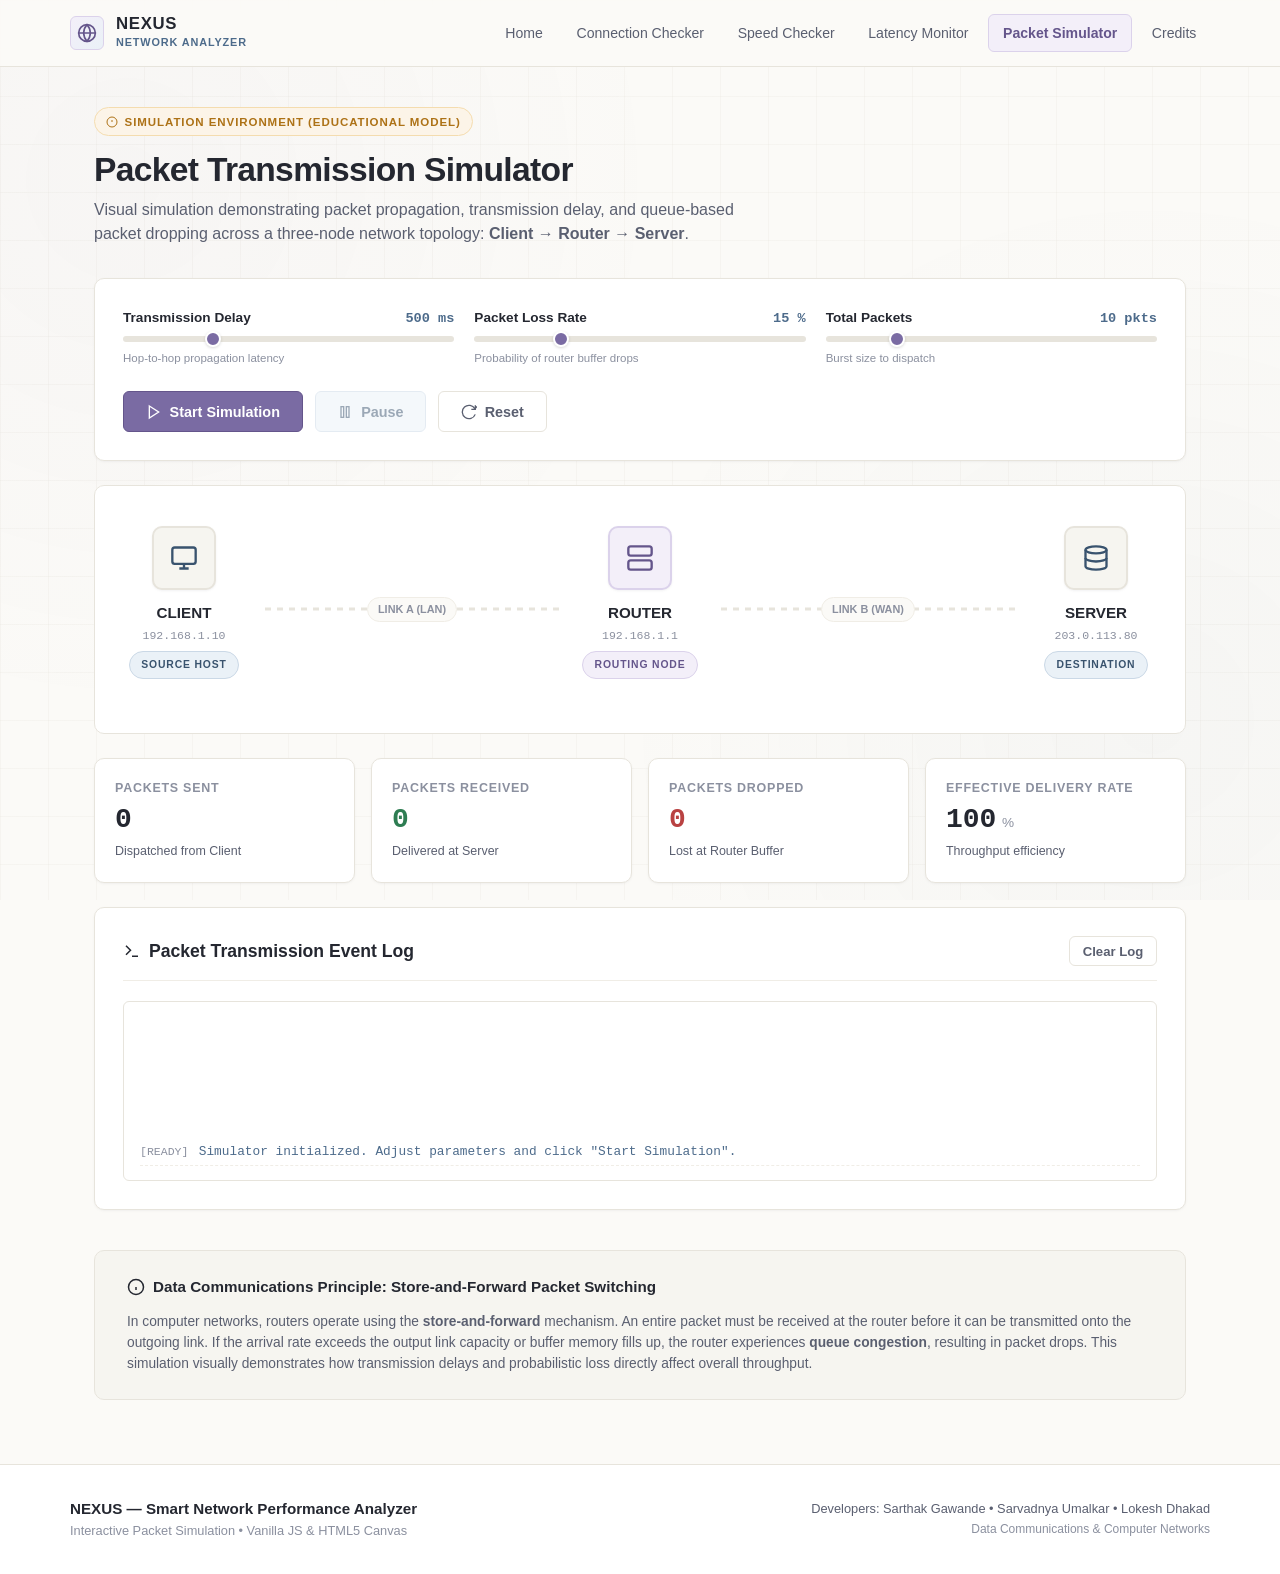
<file: simulator.html>
<!DOCTYPE html>
<html lang="en">
<head>
  <meta charset="UTF-8">
  <meta name="viewport" content="width=device-width, initial-scale=1.0">
  <title>Packet Simulator — NEXUS</title>
  <link rel="stylesheet" href="style.css">
</head>
<body>

  <!-- Navigation -->
  <nav class="navbar">
    <div class="nav-container">
      <a href="index.html" class="brand-link">
        <div class="brand-icon">
          <svg width="20" height="20" viewBox="0 0 24 24" fill="none" stroke="currentColor" stroke-width="2" stroke-linecap="round" stroke-linejoin="round">
            <circle cx="12" cy="12" r="10"></circle>
            <line x1="2" y1="12" x2="22" y2="12"></line>
            <path d="M12 2a15.3 15.3 0 0 1 4 10 15.3 15.3 0 0 1-4 10 15.3 15.3 0 0 1-4-10 15.3 15.3 0 0 1 4-10z"></path>
          </svg>
        </div>
        <div class="brand-text">
          <span class="brand-name">NEXUS</span>
          <span class="brand-tag">Network Analyzer</span>
        </div>
      </a>
      <ul class="nav-menu">
        <li class="nav-item"><a href="index.html">Home</a></li>
        <li class="nav-item"><a href="checker.html">Connection Checker</a></li>
        <li class="nav-item"><a href="speedtest.html">Speed Checker</a></li>
        <li class="nav-item"><a href="monitor.html">Latency Monitor</a></li>
        <li class="nav-item"><a href="simulator.html" class="active">Packet Simulator</a></li>
        <li class="nav-item"><a href="credits.html">Credits</a></li>
      </ul>
    </div>
  </nav>

  <!-- Main Content -->
  <main class="main-content">
    <div class="page-header">
      <div class="badge-tag simulation">
        <svg width="12" height="12" viewBox="0 0 24 24" fill="none" stroke="currentColor" stroke-width="2">
          <circle cx="12" cy="12" r="10"></circle>
          <line x1="12" y1="8" x2="12" y2="12"></line>
          <line x1="12" y1="16" x2="12.01" y2="16"></line>
        </svg>
        Simulation Environment (Educational Model)
      </div>
      <h1 class="page-title">Packet Transmission Simulator</h1>
      <p class="page-subtitle">
        Visual simulation demonstrating packet propagation, transmission delay, and queue-based packet dropping across a three-node network topology: <strong>Client → Router → Server</strong>.
      </p>
    </div>

    <!-- Configuration Sliders Card -->
    <div class="card" style="margin-bottom: 1.5rem;">
      <div class="sim-controls-grid">
        
        <!-- Slider 1: Transmission Delay -->
        <div class="slider-group">
          <div class="slider-header">
            <span>Transmission Delay</span>
            <span class="slider-val" id="valDelay">500 ms</span>
          </div>
          <input 
            type="range" 
            id="sliderDelay" 
            min="150" 
            max="1500" 
            step="50" 
            value="500" 
            oninput="updateDelayDisplay(this.value)"
          >
          <span style="font-size: 0.72rem; color: var(--text-muted);">Hop-to-hop propagation latency</span>
        </div>

        <!-- Slider 2: Packet Loss % -->
        <div class="slider-group">
          <div class="slider-header">
            <span>Packet Loss Rate</span>
            <span class="slider-val" id="valLoss">15 %</span>
          </div>
          <input 
            type="range" 
            id="sliderLoss" 
            min="0" 
            max="60" 
            step="5" 
            value="15" 
            oninput="updateLossDisplay(this.value)"
          >
          <span style="font-size: 0.72rem; color: var(--text-muted);">Probability of router buffer drops</span>
        </div>

        <!-- Slider 3: Number of Packets -->
        <div class="slider-group">
          <div class="slider-header">
            <span>Total Packets</span>
            <span class="slider-val" id="valCount">10 pkts</span>
          </div>
          <input 
            type="range" 
            id="sliderCount" 
            min="5" 
            max="30" 
            step="5" 
            value="10" 
            oninput="updateCountDisplay(this.value)"
          >
          <span style="font-size: 0.72rem; color: var(--text-muted);">Burst size to dispatch</span>
        </div>

      </div>

      <!-- Action Buttons -->
      <div style="display: flex; gap: 0.75rem; flex-wrap: wrap;">
        <button type="button" id="startSimBtn" class="btn btn-primary" onclick="startSimulation()">
          <svg width="16" height="16" viewBox="0 0 24 24" fill="none" stroke="currentColor" stroke-width="2">
            <polygon points="5 3 19 12 5 21 5 3"></polygon>
          </svg>
          <span id="startBtnLabel">Start Simulation</span>
        </button>

        <button type="button" id="pauseSimBtn" class="btn btn-secondary" onclick="togglePauseSimulation()" disabled>
          <svg width="16" height="16" viewBox="0 0 24 24" fill="none" stroke="currentColor" stroke-width="2">
            <rect x="6" y="4" width="4" height="16"></rect>
            <rect x="14" y="4" width="4" height="16"></rect>
          </svg>
          <span id="pauseBtnLabel">Pause</span>
        </button>

        <button type="button" id="resetSimBtn" class="btn btn-outline" onclick="resetSimulation()">
          <svg width="16" height="16" viewBox="0 0 24 24" fill="none" stroke="currentColor" stroke-width="2">
            <path d="M21.5 2v6h-6M21.34 15.57a10 10 0 1 1-.57-8.38l5.67-5.67"></path>
          </svg>
          Reset
        </button>
      </div>
    </div>

    <!-- Interactive Topology Canvas -->
    <div class="simulator-topology" id="topologyContainer">
      
      <!-- Canvas Overlay for animating packets -->
      <canvas id="simCanvas"></canvas>

      <!-- Nodes Layout -->
      <div class="topology-nodes">
        
        <!-- Node 1: Client -->
        <div class="sim-node" id="nodeClient">
          <div class="node-icon-wrapper">
            <svg width="28" height="28" viewBox="0 0 24 24" fill="none" stroke="currentColor" stroke-width="2">
              <rect x="2" y="3" width="20" height="14" rx="2" ry="2"></rect>
              <line x1="8" y1="21" x2="16" y2="21"></line>
              <line x1="12" y1="17" x2="12" y2="21"></line>
            </svg>
          </div>
          <div class="node-name">CLIENT</div>
          <div class="node-ip">192.168.1.10</div>
          <div class="badge-tag" style="margin-top: 0.35rem; font-size: 0.65rem;">Source Host</div>
        </div>

        <!-- Link 1: Client to Router -->
        <div class="sim-link">
          <div class="link-line"></div>
          <div class="link-label">Link A (LAN)</div>
        </div>

        <!-- Node 2: Router -->
        <div class="sim-node router" id="nodeRouter">
          <div class="node-icon-wrapper">
            <svg width="28" height="28" viewBox="0 0 24 24" fill="none" stroke="currentColor" stroke-width="2">
              <rect x="2" y="2" width="20" height="8" rx="2" ry="2"></rect>
              <rect x="2" y="14" width="20" height="8" rx="2" ry="2"></rect>
              <line x1="6" y1="6" x2="6.01" y2="6"></line>
              <line x1="6" y1="18" x2="6.01" y2="18"></line>
            </svg>
          </div>
          <div class="node-name">ROUTER</div>
          <div class="node-ip">192.168.1.1</div>
          <div class="badge-tag lavender" style="margin-top: 0.35rem; font-size: 0.65rem;">Routing Node</div>
        </div>

        <!-- Link 2: Router to Server -->
        <div class="sim-link">
          <div class="link-line"></div>
          <div class="link-label">Link B (WAN)</div>
        </div>

        <!-- Node 3: Server -->
        <div class="sim-node" id="nodeServer">
          <div class="node-icon-wrapper">
            <svg width="28" height="28" viewBox="0 0 24 24" fill="none" stroke="currentColor" stroke-width="2">
              <ellipse cx="12" cy="5" rx="9" ry="3"></ellipse>
              <path d="M21 12c0 1.66-4 3-9 3s-9-1.34-9-3"></path>
              <path d="M3 5v14c0 1.66 4 3 9 3s9-1.34 9-3V5"></path>
            </svg>
          </div>
          <div class="node-name">SERVER</div>
          <div class="node-ip">203.0.113.80</div>
          <div class="badge-tag" style="margin-top: 0.35rem; font-size: 0.65rem;">Destination</div>
        </div>

      </div>

    </div>

    <!-- Live Simulation Telemetry -->
    <div class="metrics-grid">
      
      <div class="stat-card">
        <div class="stat-label">Packets Sent</div>
        <div class="stat-value" id="statSent">0</div>
        <div class="stat-sub">Dispatched from Client</div>
      </div>

      <div class="stat-card">
        <div class="stat-label">Packets Received</div>
        <div class="stat-value" id="statReceived" style="color: var(--success);">0</div>
        <div class="stat-sub">Delivered at Server</div>
      </div>

      <div class="stat-card">
        <div class="stat-label">Packets Dropped</div>
        <div class="stat-value" id="statDropped" style="color: var(--error);">0</div>
        <div class="stat-sub">Lost at Router Buffer</div>
      </div>

      <div class="stat-card">
        <div class="stat-label">Effective Delivery Rate</div>
        <div class="stat-value">
          <span id="statDeliveryRate">100</span>
          <span class="stat-unit">%</span>
        </div>
        <div class="stat-sub">Throughput efficiency</div>
      </div>

    </div>

    <!-- Event Console Log -->
    <div class="card">
      <div class="card-header">
        <div class="card-title">
          <svg width="18" height="18" viewBox="0 0 24 24" fill="none" stroke="currentColor" stroke-width="2">
            <polyline points="4 17 10 11 4 5"></polyline>
            <line x1="12" y1="19" x2="20" y2="19"></line>
          </svg>
          Packet Transmission Event Log
        </div>
        <button class="btn btn-sm btn-outline" onclick="clearConsoleLog()">Clear Log</button>
      </div>

      <div class="console-box" id="simConsole">
        <div class="console-entry">
          <span class="console-time">[READY]</span>
          <span class="console-msg info">Simulator initialized. Adjust parameters and click "Start Simulation".</span>
        </div>
      </div>
    </div>

    <!-- Educational Context Box -->
    <div class="academic-box">
      <div class="academic-title">
        <svg width="18" height="18" viewBox="0 0 24 24" fill="none" stroke="currentColor" stroke-width="2">
          <circle cx="12" cy="12" r="10"></circle>
          <line x1="12" y1="16" x2="12" y2="12"></line>
          <line x1="12" y1="8" x2="12.01" y2="8"></line>
        </svg>
        Data Communications Principle: Store-and-Forward Packet Switching
      </div>
      <div class="academic-desc">
        In computer networks, routers operate using the <strong>store-and-forward</strong> mechanism. An entire packet must be received at the router before it can be transmitted onto the outgoing link. If the arrival rate exceeds the output link capacity or buffer memory fills up, the router experiences <strong>queue congestion</strong>, resulting in packet drops. This simulation visually demonstrates how transmission delays and probabilistic loss directly affect overall throughput.
      </div>
    </div>

  </main>

  <!-- Footer -->
  <footer class="footer">
    <div class="footer-container">
      <div class="footer-left">
        <span class="footer-brand">NEXUS — Smart Network Performance Analyzer</span>
        <span class="footer-copy">Interactive Packet Simulation • Vanilla JS & HTML5 Canvas</span>
      </div>
      <div class="footer-right">
        <div>Developers: Sarthak Gawande • Sarvadnya Umalkar • Lokesh Dhakad</div>
        <div style="color: var(--text-muted); font-size: 0.75rem;">Data Communications & Computer Networks</div>
      </div>
    </div>
  </footer>

  <!-- Script -->
  <script>
    // Canvas & Stage Elements
    const canvas = document.getElementById('simCanvas');
    const ctx = canvas.getContext('2d');
    const container = document.getElementById('topologyContainer');

    // Controls
    const sliderDelay = document.getElementById('sliderDelay');
    const sliderLoss = document.getElementById('sliderLoss');
    const sliderCount = document.getElementById('sliderCount');
    const startBtn = document.getElementById('startSimBtn');
    const pauseBtn = document.getElementById('pauseSimBtn');
    const resetBtn = document.getElementById('resetSimBtn');
    const startBtnLabel = document.getElementById('startBtnLabel');
    const pauseBtnLabel = document.getElementById('pauseBtnLabel');
    const simConsole = document.getElementById('simConsole');

    // Stats
    let sentCount = 0;
    let receivedCount = 0;
    let droppedCount = 0;

    // Simulation State
    let isSimRunning = false;
    let isSimPaused = false;
    let packets = []; // Active packet objects in flight
    let nextPacketId = 1;
    let totalToDispatch = 10;
    let dispatchTimer = null;
    let animationFrameId = null;
    let lastTime = null;

    // Node Positions in Canvas Coordinates
    let clientPos = { x: 0, y: 0 };
    let routerPos = { x: 0, y: 0 };
    let serverPos = { x: 0, y: 0 };

    function updateDelayDisplay(v) { document.getElementById('valDelay').textContent = `${v} ms`; }
    function updateLossDisplay(v) { document.getElementById('valLoss').textContent = `${v} %`; }
    function updateCountDisplay(v) { document.getElementById('valCount').textContent = `${v} pkts`; }

    function resizeSimCanvas() {
      const rect = container.getBoundingClientRect();
      const dpr = window.devicePixelRatio || 1;
      canvas.width = rect.width * dpr;
      canvas.height = rect.height * dpr;
      ctx.resetTransform();
      ctx.scale(dpr, dpr);

      // Calculate center points of nodes
      const clientNode = document.getElementById('nodeClient').getBoundingClientRect();
      const routerNode = document.getElementById('nodeRouter').getBoundingClientRect();
      const serverNode = document.getElementById('nodeServer').getBoundingClientRect();

      clientPos = {
        x: clientNode.left - rect.left + clientNode.width / 2,
        y: clientNode.top - rect.top + 32
      };
      routerPos = {
        x: routerNode.left - rect.left + routerNode.width / 2,
        y: routerNode.top - rect.top + 32
      };
      serverPos = {
        x: serverNode.left - rect.left + serverNode.width / 2,
        y: serverNode.top - rect.top + 32
      };

      drawPackets();
    }

    window.addEventListener('resize', resizeSimCanvas);
    window.addEventListener('DOMContentLoaded', resizeSimCanvas);

    function logEvent(msg, type = 'info') {
      const entry = document.createElement('div');
      entry.className = 'console-entry';
      const now = new Date().toTimeString().split(' ')[0];
      entry.innerHTML = `
        <span class="console-time">[${now}]</span>
        <span class="console-msg ${type}">${msg}</span>
      `;
      simConsole.prepend(entry);
    }

    function clearConsoleLog() {
      simConsole.innerHTML = '';
      logEvent('Console log cleared.', 'info');
    }

    function startSimulation() {
      if (isSimRunning && isSimPaused) {
        togglePauseSimulation();
        return;
      }

      resetSimulation();

      isSimRunning = true;
      isSimPaused = false;
      totalToDispatch = parseInt(sliderCount.value);
      nextPacketId = 1;

      startBtn.disabled = true;
      pauseBtn.disabled = false;
      sliderCount.disabled = true;
      sliderDelay.disabled = true;
      sliderLoss.disabled = true;

      logEvent(`Simulation started: Dispatching ${totalToDispatch} packets with ${sliderDelay.value}ms delay and ${sliderLoss.value}% loss.`, 'info');

      dispatchNextPacket();
      lastTime = performance.now();
      animationFrameId = requestAnimationFrame(animateLoop);
    }

    function togglePauseSimulation() {
      if (!isSimRunning) return;

      if (!isSimPaused) {
        isSimPaused = true;
        pauseBtnLabel.textContent = "Resume";
        logEvent('Simulation paused by user.', 'info');
        clearTimeout(dispatchTimer);
      } else {
        isSimPaused = false;
        pauseBtnLabel.textContent = "Pause";
        logEvent('Simulation resumed.', 'info');
        lastTime = performance.now();
        dispatchNextPacket();
      }
    }

    function resetSimulation() {
      isSimRunning = false;
      isSimPaused = false;
      clearTimeout(dispatchTimer);
      if (animationFrameId) cancelAnimationFrame(animationFrameId);

      packets = [];
      sentCount = 0;
      receivedCount = 0;
      droppedCount = 0;
      nextPacketId = 1;

      document.getElementById('statSent').textContent = '0';
      document.getElementById('statReceived').textContent = '0';
      document.getElementById('statDropped').textContent = '0';
      document.getElementById('statDeliveryRate').textContent = '100';

      startBtn.disabled = false;
      pauseBtn.disabled = true;
      startBtnLabel.textContent = "Start Simulation";
      pauseBtnLabel.textContent = "Pause";
      sliderCount.disabled = false;
      sliderDelay.disabled = false;
      sliderLoss.disabled = false;

      ctx.clearRect(0, 0, canvas.width, canvas.height);
      logEvent('Simulation reset to initial state.', 'info');
    }

    function dispatchNextPacket() {
      if (!isSimRunning || isSimPaused) return;

      if (nextPacketId <= totalToDispatch) {
        const id = nextPacketId++;
        sentCount++;
        document.getElementById('statSent').textContent = sentCount;
        updateDeliveryRate();

        const delay = parseInt(sliderDelay.value);
        const lossRate = parseInt(sliderLoss.value);

        // Pre-determine loss at router based on configured loss rate %
        const isDroppedAtRouter = Math.random() * 100 < lossRate;

        packets.push({
          id: id,
          stage: 1, // 1: Client -> Router, 2: Router -> Server, 3: Dropped, 4: Delivered
          progress: 0, // 0 to 1
          duration: delay, // ms per link traversal
          dropAtRouter: isDroppedAtRouter,
          opacity: 1.0,
          color: '#4d6b8b', // dusty blue
          x: clientPos.x,
          y: clientPos.y
        });

        logEvent(`Packet #${id} dispatched from Client -> Router (Delay: ${delay}ms)`, 'info');

        // Interval before sending next packet (delay * 0.75 or 400ms min)
        const nextDispatchDelay = Math.max(300, delay * 0.65);
        if (nextPacketId <= totalToDispatch) {
          dispatchTimer = setTimeout(dispatchNextPacket, nextDispatchDelay);
        }
      }
    }

    function animateLoop(now) {
      if (!isSimRunning) return;

      if (!isSimPaused) {
        const dt = now - lastTime;
        updatePackets(dt);
        drawPackets();
      }

      lastTime = now;

      // Check if simulation finished
      if (nextPacketId > totalToDispatch && packets.length === 0) {
        finishSimulation();
        return;
      }

      animationFrameId = requestAnimationFrame(animateLoop);
    }

    function updatePackets(dt) {
      for (let i = packets.length - 1; i >= 0; i--) {
        const p = packets[i];

        if (p.stage === 1) {
          // Traversal from Client to Router
          p.progress += dt / p.duration;
          p.x = clientPos.x + (routerPos.x - clientPos.x) * p.progress;
          p.y = clientPos.y + (routerPos.y - clientPos.y) * p.progress;

          if (p.progress >= 1.0) {
            p.progress = 0;
            p.x = routerPos.x;
            p.y = routerPos.y;

            if (p.dropAtRouter) {
              p.stage = 3; // Dropped
              p.color = '#b94242'; // red
              droppedCount++;
              document.getElementById('statDropped').textContent = droppedCount;
              updateDeliveryRate();
              logEvent(`Packet #${p.id} DROPPED at Router [Loss condition triggered]`, 'dropped');
            } else {
              p.stage = 2; // Forwarding Router -> Server
              p.color = '#7a6ba3'; // lavender
              logEvent(`Packet #${p.id} forwarded by Router -> Server`, 'info');
            }
          }
        } 
        else if (p.stage === 2) {
          // Traversal from Router to Server
          p.progress += dt / p.duration;
          p.x = routerPos.x + (serverPos.x - routerPos.x) * p.progress;
          p.y = routerPos.y + (serverPos.y - routerPos.y) * p.progress;

          if (p.progress >= 1.0) {
            p.stage = 4; // Delivered
            p.x = serverPos.x;
            p.y = serverPos.y;
            receivedCount++;
            document.getElementById('statReceived').textContent = receivedCount;
            updateDeliveryRate();
            logEvent(`Packet #${p.id} DELIVERED to Server successfully!`, 'success');
          }
        } 
        else if (p.stage === 3 || p.stage === 4) {
          // Fade out animation for dropped or delivered packets
          p.opacity -= dt / 400; // fade over 400ms
          if (p.opacity <= 0) {
            packets.splice(i, 1);
          }
        }
      }
    }

    function drawPackets() {
      const rect = container.getBoundingClientRect();
      ctx.clearRect(0, 0, rect.width, rect.height);

      packets.forEach(p => {
        ctx.save();
        ctx.globalAlpha = Math.max(0, p.opacity);

        // Draw packet container capsule
        const w = 46;
        const h = 24;
        const x = p.x - w / 2;
        const y = p.y - h / 2;
        const r = 6;

        // Shadow
        ctx.shadowColor = 'rgba(0, 0, 0, 0.12)';
        ctx.shadowBlur = 6;
        ctx.shadowOffsetY = 2;

        // Capsule background
        ctx.beginPath();
        ctx.roundRect(x, y, w, h, r);
        ctx.fillStyle = p.color;
        ctx.fill();

        // Capsule border
        ctx.shadowColor = 'transparent';
        ctx.strokeStyle = '#ffffff';
        ctx.lineWidth = 1.5;
        ctx.stroke();

        // Packet ID text
        ctx.fillStyle = '#ffffff';
        ctx.font = 'bold 10px monospace';
        ctx.textAlign = 'center';
        ctx.textBaseline = 'middle';
        
        let label = `#${p.id}`;
        if (p.stage === 3) label = '✕ DROP';
        else if (p.stage === 4) label = '✓ ACK';
        
        ctx.fillText(label, p.x, p.y);

        ctx.restore();
      });
    }

    function updateDeliveryRate() {
      if (sentCount === 0) {
        document.getElementById('statDeliveryRate').textContent = '100';
        return;
      }
      const rate = ((receivedCount / sentCount) * 100).toFixed(0);
      document.getElementById('statDeliveryRate').textContent = rate;
    }

    function finishSimulation() {
      isSimRunning = false;
      isSimPaused = false;
      startBtn.disabled = false;
      pauseBtn.disabled = true;
      startBtnLabel.textContent = "Run Again";
      sliderCount.disabled = false;
      sliderDelay.disabled = false;
      sliderLoss.disabled = false;

      logEvent(`Simulation complete! Sent: ${sentCount}, Delivered: ${receivedCount}, Dropped: ${droppedCount}.`, 'success');
    }
  </script>
</body>
</html>
</file>
<file: style.css>
/* ==========================================================================
   NEXUS — Smart Network Performance Analyzer
   Visual Design: Light warm-white, soft lavender, dusty-blue accents.
   Minimal modern typography, elegant geometric graphics, clean layouts.
   ========================================================================== */

:root {
  /* Warm White Base */
  --bg-page: #fbfaf7;
  --bg-card: #ffffff;
  --bg-card-subtle: #f6f5f0;
  --bg-card-hover: #faf9f5;
  
  /* Borders */
  --border: #e7e4dc;
  --border-light: #f0ede6;
  --border-hover: #cfcadf;
  
  /* Typography */
  --text-primary: #242730;
  --text-secondary: #5a5f70;
  --text-muted: #8b909f;
  
  /* Dusty Blue Accents */
  --dusty-blue: #4d6b8b;
  --dusty-blue-dark: #39536e;
  --dusty-blue-light: #eaf1f7;
  --dusty-blue-border: #cad8e6;
  
  /* Soft Lavender Accents */
  --lavender: #7a6ba3;
  --lavender-dark: #64558b;
  --lavender-light: #f3eff9;
  --lavender-border: #dbd2eb;
  
  /* Status Colors */
  --success: #2e7d52;
  --success-bg: #eaf6ef;
  --success-border: #bce5cc;
  
  --error: #b94242;
  --error-bg: #faecec;
  --error-border: #f1c4c4;
  
  --warning: #ad7217;
  --warning-bg: #fcf4e8;
  --warning-border: #f4dcaf;
  
  /* Elevation Shadows */
  --shadow-sm: 0 1px 3px rgba(30, 35, 45, 0.04), 0 1px 2px rgba(30, 35, 45, 0.02);
  --shadow-md: 0 4px 12px rgba(30, 35, 45, 0.05), 0 2px 4px rgba(30, 35, 45, 0.03);
  --shadow-lg: 0 12px 28px rgba(30, 35, 45, 0.07), 0 4px 8px rgba(30, 35, 45, 0.04);
  
  /* Radii */
  --radius-sm: 6px;
  --radius-md: 10px;
  --radius-lg: 16px;
  --radius-full: 9999px;
  
  /* Fonts */
  --font-sans: -apple-system, BlinkMacSystemFont, "Segoe UI", Roboto, "Helvetica Neue", Arial, sans-serif;
  --font-mono: ui-monospace, SFMono-Regular, "SF Mono", Menlo, Consolas, "Liberation Mono", monospace;
  
  --transition: all 0.2s cubic-bezier(0.16, 1, 0.3, 1);
}

* {
  box-sizing: border-box;
  margin: 0;
  padding: 0;
}

body {
  font-family: var(--font-sans);
  background-color: var(--bg-page);
  color: var(--text-primary);
  line-height: 1.6;
  -webkit-font-smoothing: antialiased;
  min-height: 100vh;
  display: flex;
  flex-direction: column;
}

/* Subtle Geometric Background Pattern */
body::before {
  content: "";
  position: fixed;
  top: 0;
  left: 0;
  width: 100%;
  height: 100%;
  pointer-events: none;
  background-image: 
    radial-gradient(circle at 10% 20%, rgba(122, 107, 163, 0.03) 0%, transparent 40%),
    radial-gradient(circle at 90% 80%, rgba(77, 107, 139, 0.03) 0%, transparent 40%),
    linear-gradient(rgba(231, 228, 220, 0.25) 1px, transparent 1px),
    linear-gradient(90deg, rgba(231, 228, 220, 0.25) 1px, transparent 1px);
  background-size: 100% 100%, 100% 100%, 48px 48px, 48px 48px;
  z-index: -1;
}

/* ==========================================================================
   Navigation Bar
   ========================================================================== */

.navbar {
  position: sticky;
  top: 0;
  z-index: 100;
  background: rgba(251, 250, 247, 0.92);
  backdrop-filter: blur(12px);
  -webkit-backdrop-filter: blur(12px);
  border-bottom: 1px solid var(--border);
  padding: 0.85rem 1.5rem;
}

.nav-container {
  max-width: 1140px;
  margin: 0 auto;
  display: flex;
  align-items: center;
  justify-content: space-between;
}

.brand-link {
  display: flex;
  align-items: center;
  gap: 0.75rem;
  text-decoration: none;
  color: var(--text-primary);
}

.brand-icon {
  width: 34px;
  height: 34px;
  border-radius: var(--radius-sm);
  background: linear-gradient(135deg, var(--lavender-light), var(--dusty-blue-light));
  border: 1px solid var(--lavender-border);
  display: flex;
  align-items: center;
  justify-content: center;
  color: var(--lavender-dark);
}

.brand-text {
  display: flex;
  flex-direction: column;
}

.brand-name {
  font-weight: 700;
  font-size: 1.05rem;
  letter-spacing: 0.04em;
  color: var(--text-primary);
  line-height: 1.1;
}

.brand-tag {
  font-size: 0.68rem;
  text-transform: uppercase;
  letter-spacing: 0.08em;
  color: var(--dusty-blue);
  font-weight: 600;
}

.nav-menu {
  display: flex;
  align-items: center;
  gap: 0.4rem;
  list-style: none;
}

.nav-item a {
  display: inline-block;
  padding: 0.45rem 0.85rem;
  border-radius: var(--radius-sm);
  font-size: 0.88rem;
  font-weight: 500;
  color: var(--text-secondary);
  text-decoration: none;
  transition: var(--transition);
}

.nav-item a:hover {
  color: var(--text-primary);
  background: var(--dusty-blue-light);
}

.nav-item a.active {
  color: var(--lavender-dark);
  background: var(--lavender-light);
  border: 1px solid var(--lavender-border);
  font-weight: 600;
}

/* ==========================================================================
   Page Layout & Containers
   ========================================================================== */

.main-content {
  flex: 1;
  max-width: 1140px;
  width: 100%;
  margin: 0 auto;
  padding: 2.5rem 1.5rem 4rem 1.5rem;
}

.page-header {
  margin-bottom: 2rem;
  text-align: left;
}

.badge-tag {
  display: inline-flex;
  align-items: center;
  gap: 0.4rem;
  font-size: 0.72rem;
  font-weight: 600;
  text-transform: uppercase;
  letter-spacing: 0.08em;
  padding: 0.28rem 0.7rem;
  border-radius: var(--radius-full);
  background: var(--dusty-blue-light);
  color: var(--dusty-blue-dark);
  border: 1px solid var(--dusty-blue-border);
  margin-bottom: 0.85rem;
}

.badge-tag.simulation {
  background: var(--warning-bg);
  color: var(--warning);
  border-color: var(--warning-border);
}

.badge-tag.lavender {
  background: var(--lavender-light);
  color: var(--lavender-dark);
  border-color: var(--lavender-border);
}

.page-title {
  font-size: 2.1rem;
  font-weight: 700;
  letter-spacing: -0.02em;
  color: var(--text-primary);
  line-height: 1.2;
  margin-bottom: 0.5rem;
}

.page-subtitle {
  font-size: 1rem;
  color: var(--text-secondary);
  max-width: 680px;
  line-height: 1.5;
}

/* ==========================================================================
   Cards & Panels
   ========================================================================== */

.card {
  background: var(--bg-card);
  border: 1px solid var(--border);
  border-radius: var(--radius-md);
  padding: 1.75rem;
  box-shadow: var(--shadow-sm);
  transition: var(--transition);
}

.card:hover {
  border-color: var(--border-hover);
}

.card-header {
  display: flex;
  align-items: center;
  justify-content: space-between;
  margin-bottom: 1.25rem;
  padding-bottom: 0.85rem;
  border-bottom: 1px solid var(--border-light);
}

.card-title {
  font-size: 1.1rem;
  font-weight: 600;
  color: var(--text-primary);
  display: flex;
  align-items: center;
  gap: 0.5rem;
}

/* ==========================================================================
   Forms, Inputs & Buttons
   ========================================================================== */

.input-group {
  display: flex;
  gap: 0.75rem;
  align-items: stretch;
  width: 100%;
}

.input-field {
  flex: 1;
  padding: 0.75rem 1rem;
  font-size: 0.95rem;
  font-family: var(--font-mono);
  color: var(--text-primary);
  background: #ffffff;
  border: 1px solid var(--border);
  border-radius: var(--radius-sm);
  transition: var(--transition);
  outline: none;
}

.input-field:focus {
  border-color: var(--lavender);
  box-shadow: 0 0 0 3px var(--lavender-light);
}

.btn {
  display: inline-flex;
  align-items: center;
  justify-content: center;
  gap: 0.5rem;
  padding: 0.72rem 1.35rem;
  font-size: 0.9rem;
  font-weight: 600;
  border-radius: var(--radius-sm);
  cursor: pointer;
  border: 1px solid transparent;
  transition: var(--transition);
  text-decoration: none;
  white-space: nowrap;
}

.btn:disabled {
  opacity: 0.5;
  cursor: not-allowed;
}

.btn-primary {
  background: var(--lavender);
  color: #ffffff;
  border-color: var(--lavender-dark);
}

.btn-primary:hover:not(:disabled) {
  background: var(--lavender-dark);
  box-shadow: var(--shadow-sm);
}

.btn-secondary {
  background: var(--dusty-blue-light);
  color: var(--dusty-blue-dark);
  border-color: var(--dusty-blue-border);
}

.btn-secondary:hover:not(:disabled) {
  background: #dde8f2;
}

.btn-outline {
  background: transparent;
  color: var(--text-secondary);
  border-color: var(--border);
}

.btn-outline:hover:not(:disabled) {
  background: var(--bg-card-subtle);
  color: var(--text-primary);
  border-color: var(--border-hover);
}

.btn-danger {
  background: var(--error-bg);
  color: var(--error);
  border-color: var(--error-border);
}

.btn-danger:hover:not(:disabled) {
  background: #f7dede;
}

.btn-sm {
  padding: 0.4rem 0.8rem;
  font-size: 0.82rem;
}

/* Quick preset chips */
.presets-container {
  display: flex;
  align-items: center;
  flex-wrap: wrap;
  gap: 0.5rem;
  margin-top: 0.85rem;
}

.presets-label {
  font-size: 0.78rem;
  font-weight: 600;
  color: var(--text-muted);
  text-transform: uppercase;
  letter-spacing: 0.05em;
  margin-right: 0.25rem;
}

.preset-chip {
  background: var(--bg-card-subtle);
  border: 1px solid var(--border);
  color: var(--text-secondary);
  font-size: 0.8rem;
  font-family: var(--font-mono);
  padding: 0.25rem 0.65rem;
  border-radius: var(--radius-sm);
  cursor: pointer;
  transition: var(--transition);
}

.preset-chip:hover {
  background: var(--lavender-light);
  border-color: var(--lavender-border);
  color: var(--lavender-dark);
}

/* ==========================================================================
   Metrics Grid & Stat Cards
   ========================================================================== */

.metrics-grid {
  display: grid;
  grid-template-columns: repeat(auto-fit, minmax(200px, 1fr));
  gap: 1rem;
  margin: 1.5rem 0;
}

.stat-card {
  background: var(--bg-card);
  border: 1px solid var(--border);
  border-radius: var(--radius-md);
  padding: 1.25rem;
  box-shadow: var(--shadow-sm);
  display: flex;
  flex-direction: column;
}

.stat-label {
  font-size: 0.78rem;
  font-weight: 600;
  text-transform: uppercase;
  letter-spacing: 0.06em;
  color: var(--text-muted);
  margin-bottom: 0.4rem;
}

.stat-value {
  font-size: 1.75rem;
  font-weight: 700;
  color: var(--text-primary);
  font-family: var(--font-mono);
  line-height: 1.1;
  display: flex;
  align-items: baseline;
  gap: 0.35rem;
}

.stat-unit {
  font-size: 0.85rem;
  font-weight: 500;
  color: var(--text-muted);
  font-family: var(--font-sans);
}

.stat-sub {
  font-size: 0.78rem;
  color: var(--text-secondary);
  margin-top: 0.4rem;
}

/* Status Badges */
.status-pill {
  display: inline-flex;
  align-items: center;
  gap: 0.45rem;
  padding: 0.35rem 0.85rem;
  border-radius: var(--radius-full);
  font-size: 0.82rem;
  font-weight: 600;
  text-transform: uppercase;
  letter-spacing: 0.04em;
}

.status-pill.success {
  background: var(--success-bg);
  color: var(--success);
  border: 1px solid var(--success-border);
}

.status-pill.error {
  background: var(--error-bg);
  color: var(--error);
  border: 1px solid var(--error-border);
}

.status-pill.warning {
  background: var(--warning-bg);
  color: var(--warning);
  border: 1px solid var(--warning-border);
}

.status-dot {
  width: 8px;
  height: 8px;
  border-radius: 50%;
  background: currentColor;
}

/* ==========================================================================
   Table & Log Stream
   ========================================================================== */

.table-container {
  width: 100%;
  overflow-x: auto;
  border: 1px solid var(--border);
  border-radius: var(--radius-sm);
  background: var(--bg-card);
}

.data-table {
  width: 100%;
  border-collapse: collapse;
  text-align: left;
  font-size: 0.85rem;
}

.data-table th {
  background: var(--bg-card-subtle);
  padding: 0.65rem 1rem;
  font-weight: 600;
  color: var(--text-secondary);
  font-size: 0.75rem;
  text-transform: uppercase;
  letter-spacing: 0.05em;
  border-bottom: 1px solid var(--border);
}

.data-table td {
  padding: 0.75rem 1rem;
  border-bottom: 1px solid var(--border-light);
  color: var(--text-primary);
  font-family: var(--font-mono);
}

.data-table tr:last-child td {
  border-bottom: none;
}

.data-table tr:hover td {
  background: var(--bg-card-subtle);
}

/* Terminal / Log console */
.console-box {
  background: #ffffff;
  border: 1px solid var(--border);
  border-radius: var(--radius-sm);
  padding: 0.85rem 1rem;
  font-family: var(--font-mono);
  font-size: 0.8rem;
  color: var(--text-secondary);
  height: 180px;
  overflow-y: auto;
  display: flex;
  flex-direction: column-reverse;
  gap: 0.35rem;
}

.console-entry {
  display: flex;
  align-items: baseline;
  gap: 0.65rem;
  line-height: 1.4;
  border-bottom: 1px dashed var(--border-light);
  padding-bottom: 0.25rem;
}

.console-time {
  color: var(--text-muted);
  font-size: 0.72rem;
  white-space: nowrap;
}

.console-msg {
  color: var(--text-primary);
}

.console-msg.success {
  color: var(--success);
}

.console-msg.dropped {
  color: var(--error);
  font-weight: 600;
}

.console-msg.info {
  color: var(--dusty-blue);
}

/* ==========================================================================
   Chart & Canvas
   ========================================================================== */

.chart-wrapper {
  position: relative;
  width: 100%;
  height: 280px;
  background: #ffffff;
  border: 1px solid var(--border);
  border-radius: var(--radius-sm);
  padding: 0.5rem;
}

canvas {
  width: 100% !important;
  height: 100% !important;
  display: block;
}

/* ==========================================================================
   Packet Simulator Specific Layout
   ========================================================================== */

.simulator-topology {
  position: relative;
  background: #ffffff;
  border: 1px solid var(--border);
  border-radius: var(--radius-md);
  padding: 2.5rem 1.5rem;
  margin-bottom: 1.5rem;
  overflow: hidden;
}

.topology-nodes {
  display: flex;
  align-items: center;
  justify-content: space-between;
  position: relative;
  z-index: 2;
}

.sim-node {
  display: flex;
  flex-direction: column;
  align-items: center;
  text-align: center;
  width: 130px;
}

.node-icon-wrapper {
  width: 64px;
  height: 64px;
  border-radius: var(--radius-md);
  background: var(--bg-card-subtle);
  border: 2px solid var(--border);
  display: flex;
  align-items: center;
  justify-content: center;
  color: var(--dusty-blue-dark);
  margin-bottom: 0.65rem;
  box-shadow: var(--shadow-sm);
  transition: var(--transition);
  position: relative;
}

.sim-node.router .node-icon-wrapper {
  background: var(--lavender-light);
  border-color: var(--lavender-border);
  color: var(--lavender-dark);
}

.sim-node.active .node-icon-wrapper {
  border-color: var(--lavender);
  box-shadow: 0 0 0 4px var(--lavender-light);
  transform: translateY(-2px);
}

.node-name {
  font-weight: 700;
  font-size: 0.95rem;
  color: var(--text-primary);
  margin-bottom: 0.15rem;
}

.node-ip {
  font-family: var(--font-mono);
  font-size: 0.72rem;
  color: var(--text-muted);
}

.sim-link {
  flex: 1;
  position: relative;
  height: 48px;
  margin: 0 1rem;
  display: flex;
  flex-direction: column;
  align-items: center;
  justify-content: center;
}

.link-line {
  position: absolute;
  top: 50%;
  left: 0;
  right: 0;
  height: 3px;
  background: repeating-linear-gradient(90deg, var(--border) 0px, var(--border) 6px, transparent 6px, transparent 12px);
  transform: translateY(-50%);
  z-index: 1;
}

.link-label {
  position: relative;
  z-index: 2;
  background: var(--bg-page);
  padding: 0.15rem 0.6rem;
  border-radius: var(--radius-full);
  font-size: 0.68rem;
  font-weight: 600;
  text-transform: uppercase;
  color: var(--text-muted);
  border: 1px solid var(--border-light);
}

/* Canvas stage for moving packets */
#simCanvas {
  position: absolute;
  top: 0;
  left: 0;
  width: 100%;
  height: 100%;
  z-index: 3;
  pointer-events: none;
}

/* Sliders & Simulator Controls */
.sim-controls-grid {
  display: grid;
  grid-template-columns: repeat(auto-fit, minmax(220px, 1fr));
  gap: 1.25rem;
  align-items: flex-end;
  margin-bottom: 1.5rem;
}

.slider-group {
  display: flex;
  flex-direction: column;
  gap: 0.4rem;
}

.slider-header {
  display: flex;
  justify-content: space-between;
  align-items: baseline;
  font-size: 0.85rem;
  font-weight: 600;
  color: var(--text-primary);
}

.slider-val {
  font-family: var(--font-mono);
  color: var(--dusty-blue);
  font-size: 0.85rem;
}

input[type="range"] {
  -webkit-appearance: none;
  width: 100%;
  height: 6px;
  border-radius: var(--radius-full);
  background: var(--border);
  outline: none;
}

input[type="range"]::-webkit-slider-thumb {
  -webkit-appearance: none;
  appearance: none;
  width: 16px;
  height: 16px;
  border-radius: 50%;
  background: var(--lavender);
  cursor: pointer;
  border: 2px solid #ffffff;
  box-shadow: 0 1px 3px rgba(0,0,0,0.15);
  transition: transform 0.15s ease;
}

input[type="range"]::-webkit-slider-thumb:hover {
  transform: scale(1.15);
}

/* ==========================================================================
   Homepage Elements
   ========================================================================== */

.hero-section {
  text-align: center;
  padding: 3rem 1rem 3.5rem 1rem;
  max-width: 820px;
  margin: 0 auto;
}

.hero-heading {
  font-size: 2.8rem;
  font-weight: 800;
  letter-spacing: -0.03em;
  color: var(--text-primary);
  line-height: 1.15;
  margin-bottom: 1.2rem;
}

.hero-heading span {
  color: var(--lavender-dark);
}

.hero-lead {
  font-size: 1.15rem;
  color: var(--text-secondary);
  line-height: 1.6;
  margin-bottom: 2rem;
  max-width: 720px;
  margin-left: auto;
  margin-right: auto;
}

.hero-cta {
  display: flex;
  align-items: center;
  justify-content: center;
  gap: 1rem;
  flex-wrap: wrap;
}

.features-grid {
  display: grid;
  grid-template-columns: repeat(auto-fit, minmax(310px, 1fr));
  gap: 1.5rem;
  margin-top: 3rem;
}

.feature-card {
  background: var(--bg-card);
  border: 1px solid var(--border);
  border-radius: var(--radius-md);
  padding: 2rem;
  display: flex;
  flex-direction: column;
  transition: var(--transition);
  position: relative;
  overflow: hidden;
}

.feature-card:hover {
  border-color: var(--lavender-border);
  transform: translateY(-3px);
  box-shadow: var(--shadow-md);
}

.feature-icon-badge {
  width: 48px;
  height: 48px;
  border-radius: var(--radius-sm);
  background: var(--lavender-light);
  border: 1px solid var(--lavender-border);
  color: var(--lavender-dark);
  display: flex;
  align-items: center;
  justify-content: center;
  margin-bottom: 1.25rem;
}

.feature-card.alt .feature-icon-badge {
  background: var(--dusty-blue-light);
  border-color: var(--dusty-blue-border);
  color: var(--dusty-blue-dark);
}

.feature-title {
  font-size: 1.25rem;
  font-weight: 700;
  color: var(--text-primary);
  margin-bottom: 0.6rem;
}

.feature-desc {
  font-size: 0.92rem;
  color: var(--text-secondary);
  line-height: 1.55;
  margin-bottom: 1.5rem;
  flex: 1;
}

.feature-link {
  font-size: 0.88rem;
  font-weight: 600;
  color: var(--lavender-dark);
  text-decoration: none;
  display: inline-flex;
  align-items: center;
  gap: 0.4rem;
  transition: var(--transition);
}

.feature-card.alt .feature-link {
  color: var(--dusty-blue-dark);
}

.feature-link:hover {
  gap: 0.65rem;
}

/* ==========================================================================
   Credits & Developer Profiles
   ========================================================================== */

.devs-grid {
  display: grid;
  grid-template-columns: repeat(auto-fit, minmax(280px, 1fr));
  gap: 1.5rem;
  margin-top: 1.5rem;
}

.dev-card {
  background: var(--bg-card);
  border: 1px solid var(--border);
  border-radius: var(--radius-md);
  padding: 2rem 1.5rem;
  text-align: center;
  transition: var(--transition);
  display: flex;
  flex-direction: column;
  align-items: center;
}

.dev-card:hover {
  border-color: var(--lavender-border);
  box-shadow: var(--shadow-md);
  transform: translateY(-2px);
}

.dev-avatar {
  width: 72px;
  height: 72px;
  border-radius: 50%;
  background: linear-gradient(135deg, var(--lavender-light), var(--dusty-blue-light));
  border: 2px solid var(--lavender-border);
  color: var(--lavender-dark);
  font-weight: 700;
  font-size: 1.4rem;
  letter-spacing: 0.05em;
  display: flex;
  align-items: center;
  justify-content: center;
  margin-bottom: 1.15rem;
  box-shadow: var(--shadow-sm);
}

.dev-avatar.blue {
  border-color: var(--dusty-blue-border);
  color: var(--dusty-blue-dark);
}

.dev-name {
  font-size: 1.2rem;
  font-weight: 700;
  color: var(--text-primary);
  margin-bottom: 0.25rem;
}

.dev-role {
  font-size: 0.8rem;
  font-weight: 600;
  text-transform: uppercase;
  letter-spacing: 0.06em;
  color: var(--dusty-blue);
  margin-bottom: 0.85rem;
}

.dev-bio {
  font-size: 0.85rem;
  color: var(--text-secondary);
  line-height: 1.5;
}

/* Academic Banner */
.academic-box {
  background: var(--bg-card-subtle);
  border: 1px solid var(--border);
  border-radius: var(--radius-md);
  padding: 1.5rem 2rem;
  margin-top: 2.5rem;
  display: flex;
  flex-direction: column;
  gap: 0.75rem;
}

.academic-title {
  font-size: 0.95rem;
  font-weight: 700;
  color: var(--text-primary);
  display: flex;
  align-items: center;
  gap: 0.5rem;
}

.academic-desc {
  font-size: 0.86rem;
  color: var(--text-secondary);
  line-height: 1.55;
}

/* ==========================================================================
   Footer
   ========================================================================== */

.footer {
  border-top: 1px solid var(--border);
  background: #ffffff;
  padding: 2rem 1.5rem;
  margin-top: auto;
}

.footer-container {
  max-width: 1140px;
  margin: 0 auto;
  display: flex;
  align-items: center;
  justify-content: space-between;
  flex-wrap: wrap;
  gap: 1rem;
}

.footer-left {
  display: flex;
  flex-direction: column;
}

.footer-brand {
  font-weight: 700;
  font-size: 0.95rem;
  color: var(--text-primary);
}

.footer-copy {
  font-size: 0.8rem;
  color: var(--text-muted);
}

.footer-right {
  font-size: 0.8rem;
  color: var(--text-secondary);
  text-align: right;
}

/* ==========================================================================
   Animations & Responsive
   ========================================================================== */

@keyframes pulse {
  0% { transform: scale(1); opacity: 1; }
  50% { transform: scale(1.08); opacity: 0.8; }
  100% { transform: scale(1); opacity: 1; }
}

.animate-pulse {
  animation: pulse 2s infinite ease-in-out;
}

@media (max-width: 768px) {
  .nav-container {
    flex-direction: column;
    gap: 0.8rem;
    align-items: flex-start;
  }
  .nav-menu {
    flex-wrap: wrap;
    width: 100%;
  }
  .hero-heading {
    font-size: 2.1rem;
  }
  .topology-nodes {
    flex-direction: column;
    gap: 2rem;
  }
  .sim-link {
    transform: rotate(90deg);
    margin: 1.5rem 0;
  }
  .footer-container {
    flex-direction: column;
    text-align: center;
  }
  .footer-right {
    text-align: center;
  }
}

/* ==========================================================================
   Speedtest Suite (Ookla / Fast.com Inspired Design)
   ========================================================================== */

.speed-main-card {
  background: var(--bg-card);
  border: 1px solid var(--border);
  border-radius: var(--radius-lg);
  box-shadow: var(--shadow-md);
  padding: 2.2rem 2rem;
  margin-bottom: 2rem;
  position: relative;
  overflow: hidden;
}

.speed-main-card::before {
  content: "";
  position: absolute;
  top: 0;
  left: 0;
  right: 0;
  height: 4px;
  background: linear-gradient(90deg, var(--lavender), var(--dusty-blue), var(--success));
}

.speed-controls-bar {
  display: flex;
  justify-content: space-between;
  align-items: center;
  flex-wrap: wrap;
  gap: 1rem;
  margin-bottom: 2rem;
  padding-bottom: 1.2rem;
  border-bottom: 1px solid var(--border-light);
}

.speed-server-pill {
  display: inline-flex;
  align-items: center;
  gap: 0.6rem;
  background: var(--bg-card-subtle);
  border: 1px solid var(--border);
  border-radius: var(--radius-full);
  padding: 0.4rem 1rem;
  font-size: 0.84rem;
  color: var(--text-secondary);
}

.speed-server-select {
  border: none;
  background: transparent;
  font-family: inherit;
  font-size: 0.85rem;
  font-weight: 600;
  color: var(--text-primary);
  outline: none;
  cursor: pointer;
}

.view-mode-toggle {
  display: inline-flex;
  background: var(--bg-card-subtle);
  border: 1px solid var(--border);
  border-radius: var(--radius-full);
  padding: 3px;
  gap: 3px;
}

.view-mode-btn {
  border: none;
  background: transparent;
  padding: 0.35rem 0.9rem;
  font-size: 0.78rem;
  font-weight: 600;
  color: var(--text-muted);
  border-radius: var(--radius-full);
  cursor: pointer;
  transition: var(--transition);
}

.view-mode-btn.active {
  background: var(--bg-card);
  color: var(--text-primary);
  box-shadow: 0 1px 3px rgba(0,0,0,0.06);
}

/* Primary Hero Testing Zone */
.speed-hero-stage {
  display: flex;
  flex-direction: column;
  align-items: center;
  justify-content: center;
  min-height: 380px;
  position: relative;
  margin: 1rem 0 2rem 0;
}

/* Ookla Style GO Button */
.ookla-go-container {
  position: relative;
  width: 220px;
  height: 220px;
  display: flex;
  align-items: center;
  justify-content: center;
  cursor: pointer;
  user-select: none;
}

.ookla-ripple-ring {
  position: absolute;
  top: 0;
  left: 0;
  right: 0;
  bottom: 0;
  border-radius: 50%;
  border: 2px solid rgba(122, 107, 163, 0.35);
  pointer-events: none;
  animation: ooklaRipple 3s cubic-bezier(0.1, 0.8, 0.3, 1) infinite;
}

.ookla-ripple-ring:nth-child(2) {
  animation-delay: 1s;
}

.ookla-ripple-ring:nth-child(3) {
  animation-delay: 2s;
}

@keyframes ooklaRipple {
  0% {
    transform: scale(0.92);
    opacity: 0.9;
  }
  100% {
    transform: scale(1.55);
    opacity: 0;
  }
}

.ookla-go-btn {
  width: 180px;
  height: 180px;
  border-radius: 50%;
  background: linear-gradient(145deg, #ffffff, #f4f0fb);
  border: 4px solid var(--lavender-border);
  box-shadow: 
    0 0 0 8px rgba(122, 107, 163, 0.08),
    0 16px 36px rgba(122, 107, 163, 0.18),
    inset 0 -4px 10px rgba(122, 107, 163, 0.08);
  display: flex;
  flex-direction: column;
  align-items: center;
  justify-content: center;
  cursor: pointer;
  transition: all 0.3s cubic-bezier(0.16, 1, 0.3, 1);
  z-index: 2;
}

.ookla-go-btn:hover {
  transform: scale(1.05);
  border-color: var(--lavender);
  box-shadow: 
    0 0 0 12px rgba(122, 107, 163, 0.14),
    0 20px 48px rgba(122, 107, 163, 0.28),
    inset 0 -2px 8px rgba(122, 107, 163, 0.12);
}

.ookla-go-text {
  font-size: 2.8rem;
  font-weight: 800;
  letter-spacing: 0.08em;
  color: var(--lavender-dark);
  line-height: 1;
}

.ookla-go-sub {
  font-size: 0.75rem;
  font-weight: 600;
  text-transform: uppercase;
  letter-spacing: 0.12em;
  color: var(--text-muted);
  margin-top: 0.35rem;
}

/* Active Gauge Display */
.speed-gauge-wrapper {
  position: relative;
  width: 100%;
  max-width: 480px;
  display: flex;
  flex-direction: column;
  align-items: center;
}

.speed-canvas-container {
  position: relative;
  width: 380px;
  height: 290px;
}

#speedGaugeCanvas {
  position: absolute;
  top: 0;
  left: 0;
  width: 100%;
  height: 100%;
}

.gauge-center-content {
  position: absolute;
  top: 130px;
  left: 50%;
  transform: translate(-50%, -50%);
  text-align: center;
  pointer-events: none;
}

.gauge-phase-tag {
  display: inline-flex;
  align-items: center;
  gap: 0.35rem;
  font-size: 0.72rem;
  font-weight: 700;
  text-transform: uppercase;
  letter-spacing: 0.1em;
  padding: 0.2rem 0.65rem;
  border-radius: var(--radius-full);
  background: var(--lavender-light);
  color: var(--lavender-dark);
  border: 1px solid var(--lavender-border);
  margin-bottom: 0.25rem;
}

.gauge-phase-tag.download {
  background: var(--success-bg);
  color: var(--success);
  border-color: var(--success-border);
}

.gauge-phase-tag.upload {
  background: var(--dusty-blue-light);
  color: var(--dusty-blue-dark);
  border-color: var(--dusty-blue-border);
}

.gauge-phase-tag.ping {
  background: var(--warning-bg);
  color: var(--warning);
  border-color: var(--warning-border);
}

.gauge-speed-val {
  font-size: 3.4rem;
  font-weight: 800;
  letter-spacing: -0.03em;
  line-height: 1;
  color: var(--text-primary);
  font-family: var(--font-mono);
}

.gauge-speed-unit {
  font-size: 0.88rem;
  font-weight: 600;
  color: var(--text-muted);
  text-transform: uppercase;
  letter-spacing: 0.08em;
  margin-top: 0.2rem;
}

/* Fast.com Minimalist View */
.fast-view-container {
  text-align: center;
  padding: 2.5rem 1rem;
}

.fast-speed-number {
  font-size: 6.8rem;
  font-weight: 900;
  letter-spacing: -0.05em;
  line-height: 0.95;
  color: var(--text-primary);
  font-family: var(--font-mono);
  display: inline-block;
  min-width: 280px;
}

.fast-speed-unit-row {
  display: flex;
  align-items: baseline;
  justify-content: center;
  gap: 0.5rem;
  margin-top: 0.5rem;
}

.fast-speed-unit {
  font-size: 1.5rem;
  font-weight: 700;
  color: var(--text-secondary);
}

/* Live Wave Sparkline Canvas */
.wave-graph-container {
  width: 100%;
  max-width: 440px;
  height: 70px;
  margin-top: 0.5rem;
  position: relative;
}

#waveCanvas {
  width: 100%;
  height: 100%;
  display: block;
}

/* Top 4 Metrics Dashboard (Ookla/Fast.com style) */
.speed-metrics-row {
  display: grid;
  grid-template-columns: repeat(4, 1fr);
  gap: 1rem;
  margin-bottom: 2rem;
}

.metric-box {
  background: var(--bg-card-subtle);
  border: 1px solid var(--border);
  border-radius: var(--radius-md);
  padding: 1.2rem 1rem;
  position: relative;
  transition: var(--transition);
}

.metric-box.active-measure {
  border-color: var(--lavender);
  background: #ffffff;
  box-shadow: 0 4px 14px rgba(122, 107, 163, 0.12);
}

.metric-header {
  display: flex;
  align-items: center;
  gap: 0.5rem;
  font-size: 0.75rem;
  font-weight: 700;
  text-transform: uppercase;
  letter-spacing: 0.08em;
  color: var(--text-secondary);
  margin-bottom: 0.5rem;
}

.metric-header svg {
  flex-shrink: 0;
}

.metric-header.download-header svg {
  stroke: var(--success);
}

.metric-header.upload-header svg {
  stroke: var(--dusty-blue);
}

.metric-main-value {
  font-size: 1.85rem;
  font-weight: 800;
  font-family: var(--font-mono);
  color: var(--text-primary);
  line-height: 1.1;
}

.metric-main-value span.metric-unit {
  font-size: 0.82rem;
  font-weight: 600;
  color: var(--text-muted);
  margin-left: 0.2rem;
}

.metric-sub-detail {
  font-size: 0.75rem;
  color: var(--text-muted);
  margin-top: 0.4rem;
  white-space: nowrap;
  overflow: hidden;
  text-overflow: ellipsis;
}

/* Action Bar below Gauge */
.speed-action-row {
  display: flex;
  align-items: center;
  justify-content: center;
  gap: 1rem;
  margin-top: 1.5rem;
}

/* Network Metadata Bar */
.network-meta-bar {
  display: flex;
  align-items: center;
  justify-content: space-between;
  flex-wrap: wrap;
  gap: 1.2rem;
  padding: 1rem 1.4rem;
  background: var(--bg-card-subtle);
  border: 1px solid var(--border-light);
  border-radius: var(--radius-md);
  font-size: 0.82rem;
  color: var(--text-secondary);
}

.network-meta-item {
  display: flex;
  align-items: center;
  gap: 0.5rem;
}

.network-meta-item strong {
  color: var(--text-primary);
}

/* Application Suitability Matrix */
.suitability-grid {
  display: grid;
  grid-template-columns: repeat(4, 1fr);
  gap: 1rem;
  margin-top: 1.2rem;
}

.suitability-card {
  background: var(--bg-card);
  border: 1px solid var(--border);
  border-radius: var(--radius-md);
  padding: 1.2rem;
  display: flex;
  flex-direction: column;
  gap: 0.6rem;
  transition: var(--transition);
}

.suitability-card:hover {
  transform: translateY(-2px);
  box-shadow: var(--shadow-sm);
  border-color: var(--border-hover);
}

.suitability-header {
  display: flex;
  align-items: center;
  gap: 0.6rem;
  font-size: 0.88rem;
  font-weight: 700;
  color: var(--text-primary);
}

.suitability-icon {
  width: 32px;
  height: 32px;
  border-radius: var(--radius-sm);
  display: flex;
  align-items: center;
  justify-content: center;
  background: var(--dusty-blue-light);
  color: var(--dusty-blue);
  flex-shrink: 0;
}

.suitability-status {
  display: inline-flex;
  align-items: center;
  gap: 0.35rem;
  font-size: 0.72rem;
  font-weight: 700;
  text-transform: uppercase;
  padding: 0.2rem 0.55rem;
  border-radius: var(--radius-full);
  width: fit-content;
}

.suitability-status.optimal {
  background: var(--success-bg);
  color: var(--success);
}

.suitability-status.good {
  background: var(--dusty-blue-light);
  color: var(--dusty-blue-dark);
}

.suitability-status.poor {
  background: var(--error-bg);
  color: var(--error);
}

.suitability-desc {
  font-size: 0.78rem;
  color: var(--text-muted);
  line-height: 1.4;
}

/* Responsive adjustments */
@media (max-width: 900px) {
  .speed-metrics-row {
    grid-template-columns: repeat(2, 1fr);
  }
  .suitability-grid {
    grid-template-columns: repeat(2, 1fr);
  }
}

@media (max-width: 580px) {
  .speed-canvas-container {
    width: 300px;
    height: 240px;
  }
  .gauge-speed-val {
    font-size: 2.6rem;
  }
  .fast-speed-number {
    font-size: 4.8rem;
    min-width: 200px;
  }
  .speed-metrics-row {
    grid-template-columns: 1fr;
  }
  .suitability-grid {
    grid-template-columns: 1fr;
  }
}
</file>
